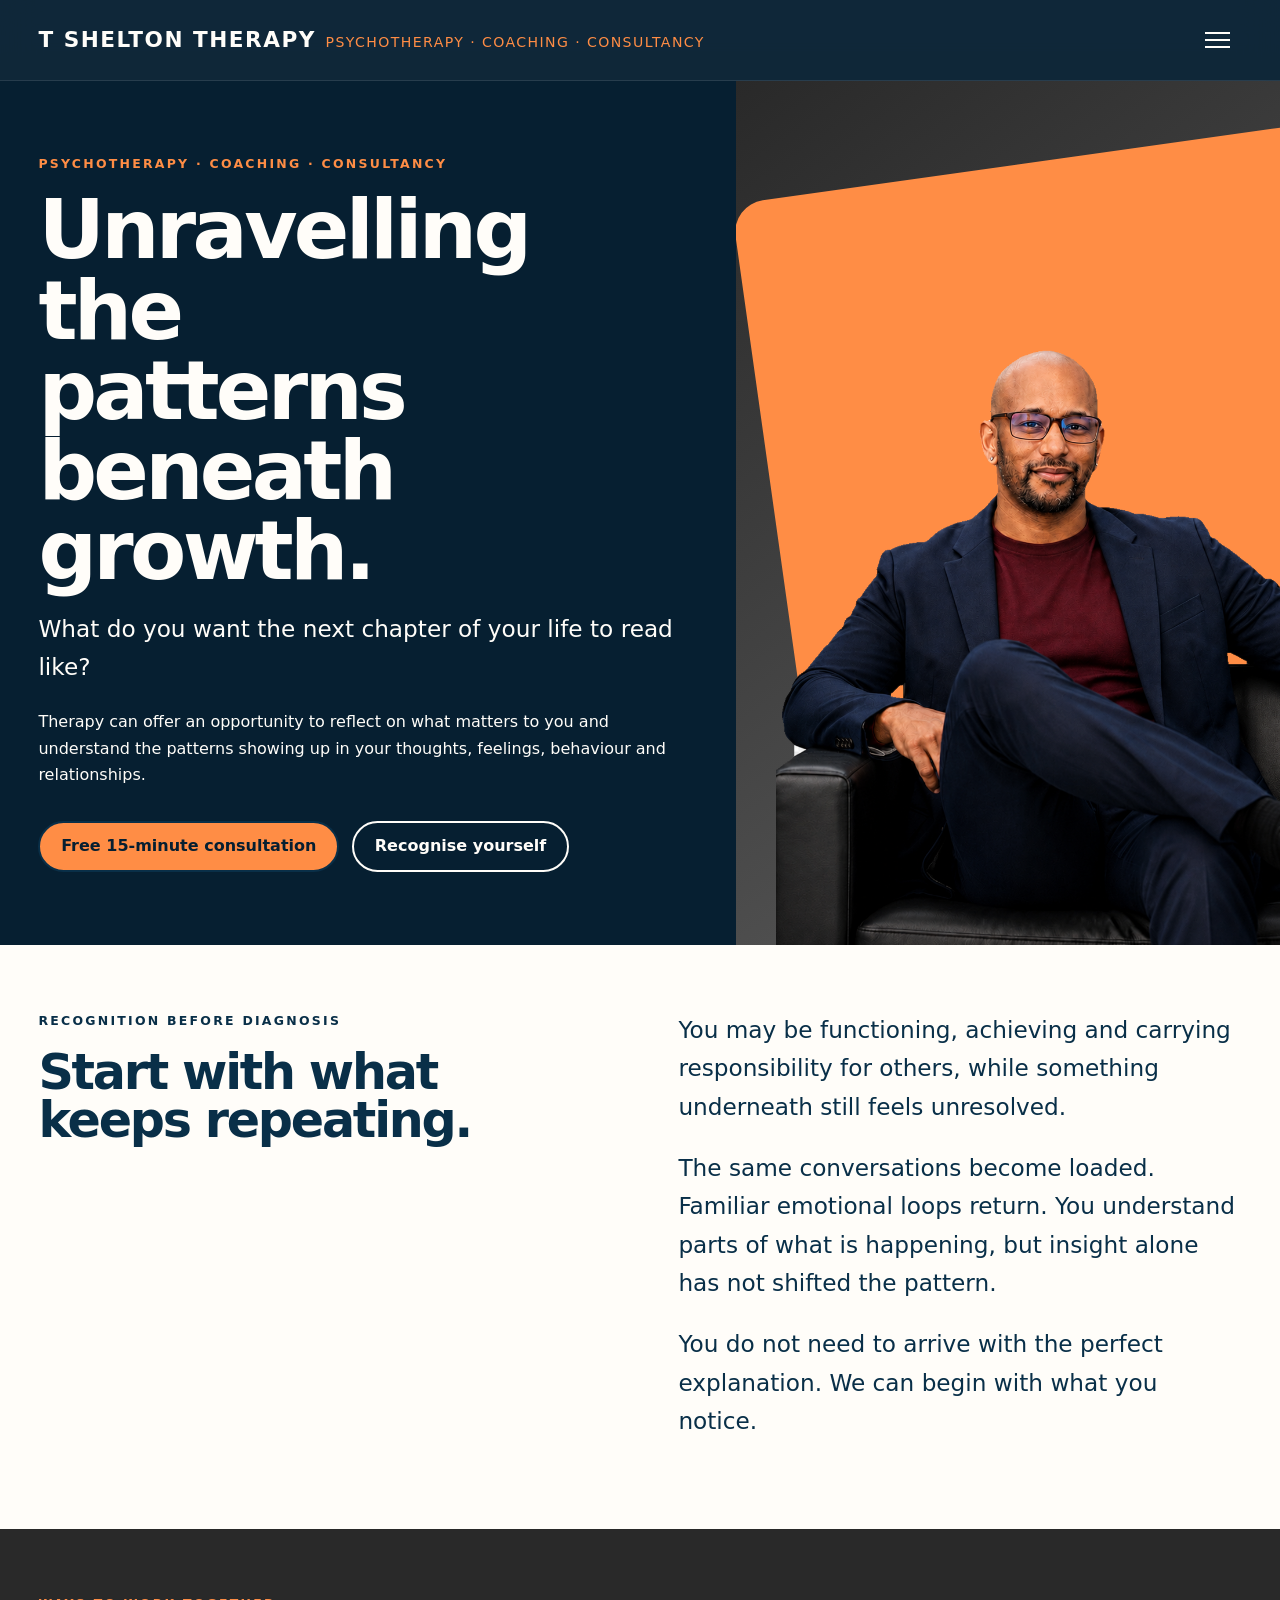
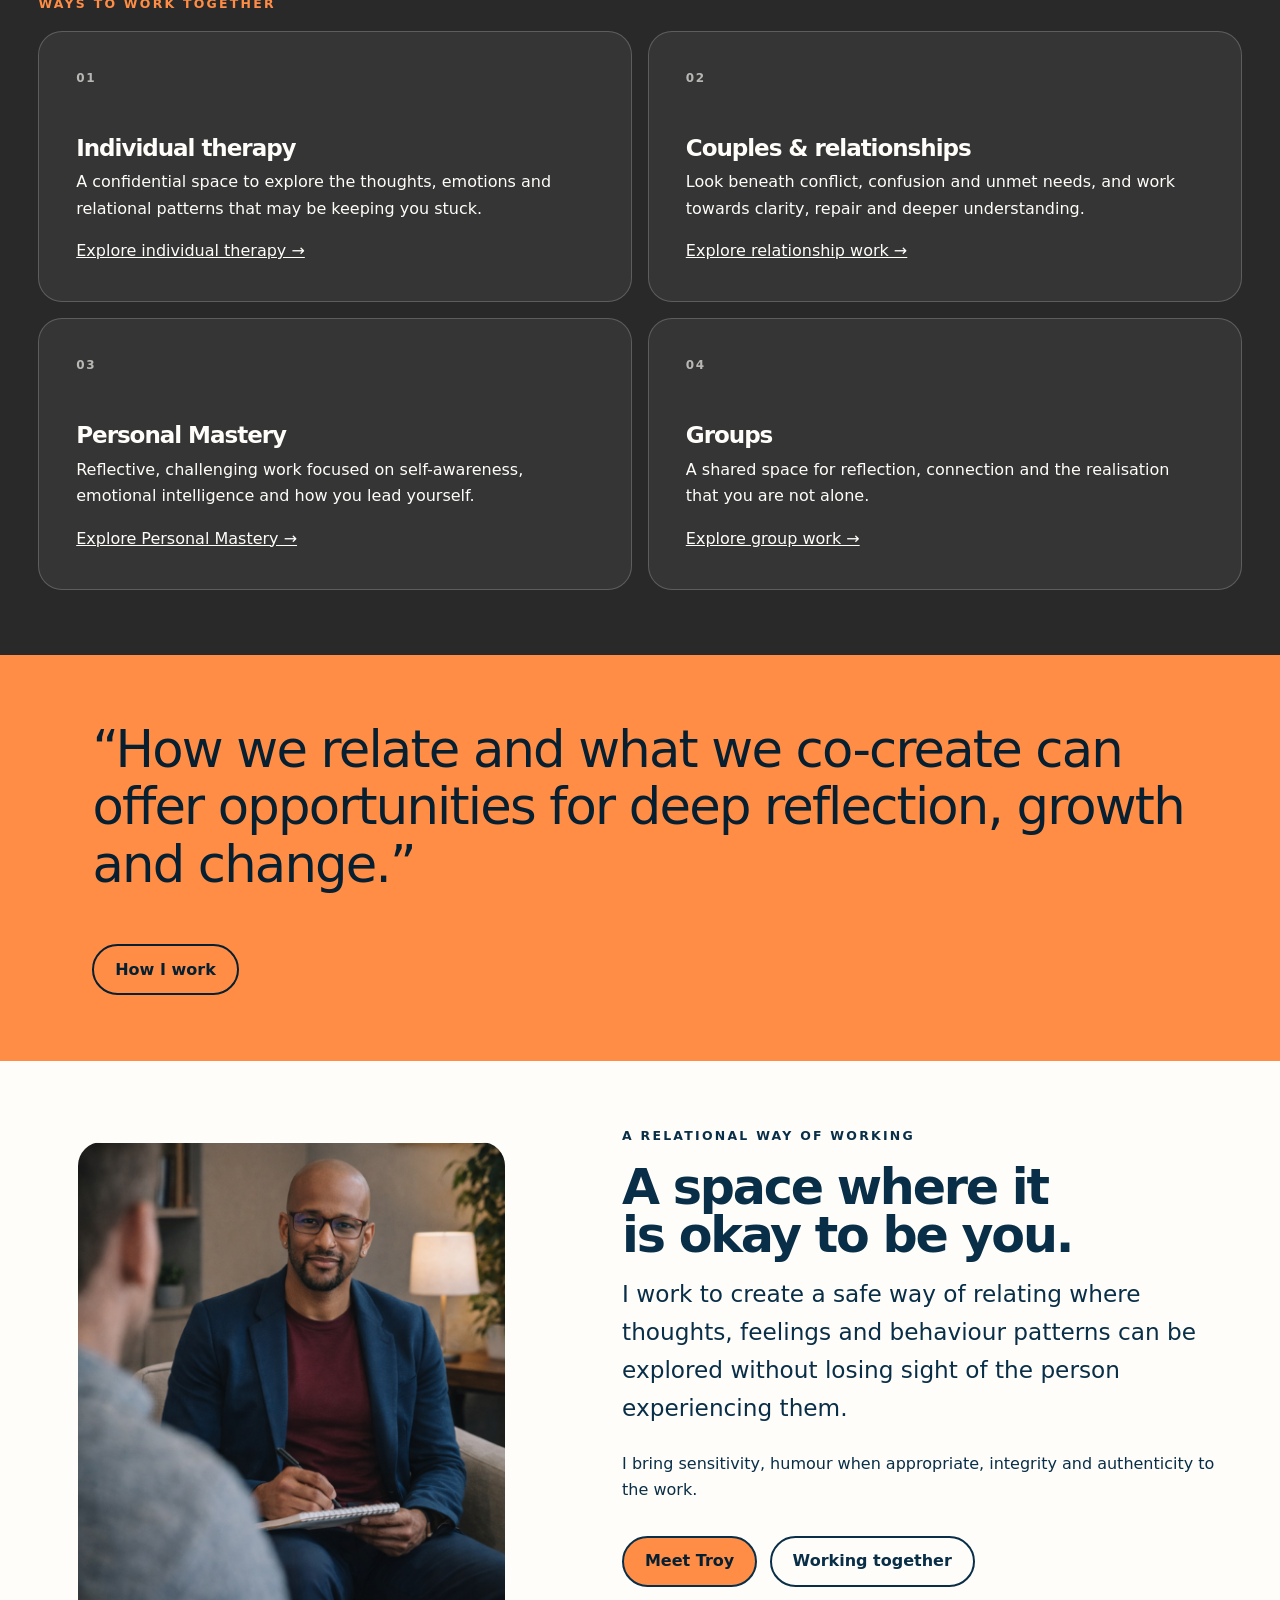
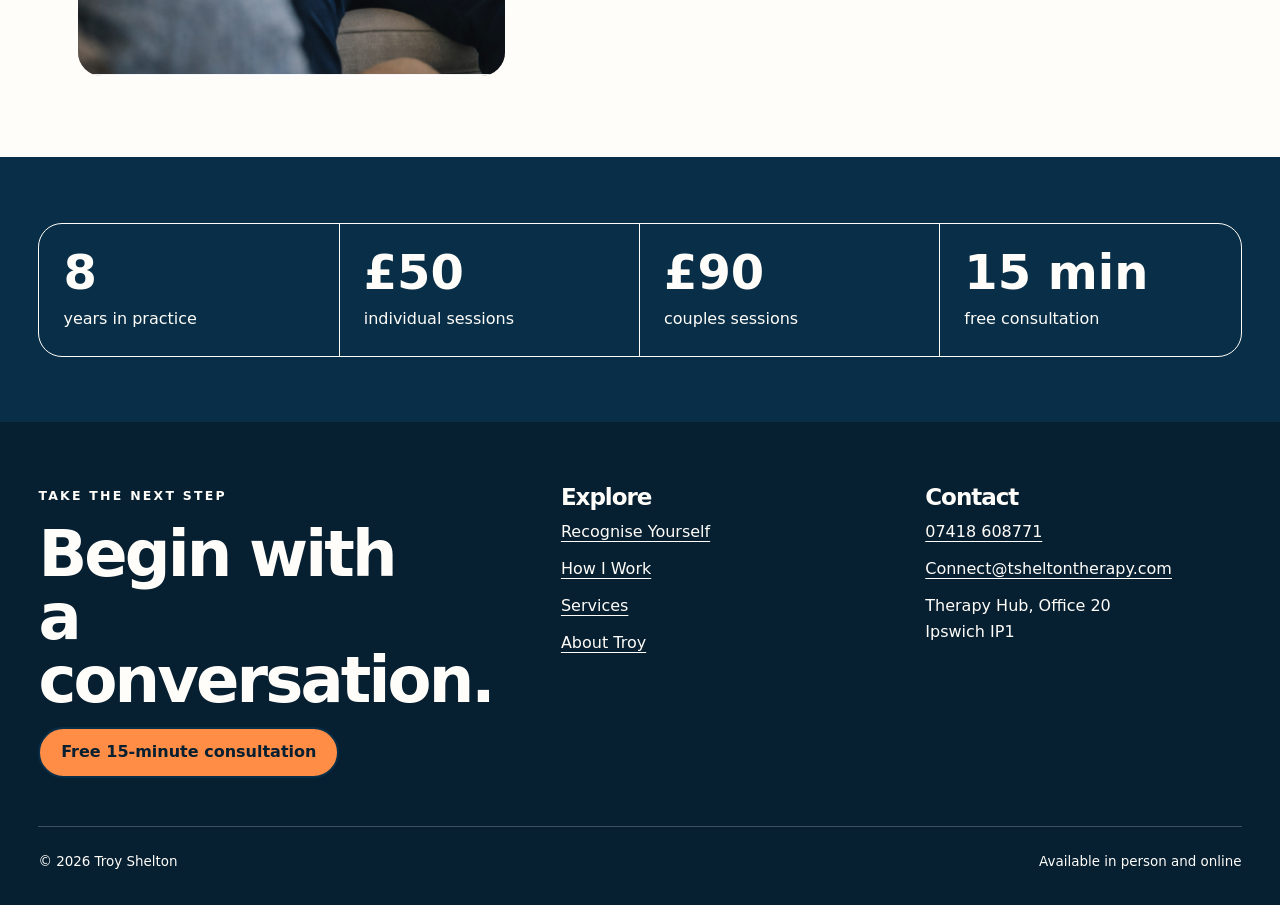
<file: index.html>
<!doctype html>
<html lang="en-GB">
<head>
  <meta charset="utf-8">
  <meta name="viewport" content="width=device-width, initial-scale=1">
  <meta name="description" content="Troy Shelton offers psychotherapy, coaching and consultancy in Ipswich and online.">
  <title>Troy Shelton | Psychotherapy, Coaching & Consultancy</title>
  <link rel="stylesheet" href="assets/styles.css?v=20260722">
  <script src="assets/site.js" defer></script>
</head>
<body data-page="home">
  <header data-site-header></header>
  <main id="main">
    <section class="hero">
      <div class="hero-grid">
        <div class="hero-copy">
          <p class="eyebrow accent">Psychotherapy · Coaching · Consultancy</p>
          <h1><span class="display-line">Unravelling</span><span class="display-line">the patterns</span><span class="display-line">beneath growth.</span></h1>
          <p class="lede">What do you want the next chapter of your life to read like?</p>
          <p>Therapy can offer an opportunity to reflect on what matters to you and understand the patterns showing up in your thoughts, feelings, behaviour and relationships.</p>
          <div class="button-row">
            <a class="button" href="contact.html">Free 15-minute consultation</a>
            <a class="button button--ghost" href="recognise-yourself.html">Recognise yourself</a>
          </div>
        </div>
        <div class="hero-media" aria-label="Troy Shelton portrait area">
          <figure class="media-slot media-slot--home-hero">
            <img src="assets/images/troy-armchair.png" alt="Troy Shelton seated in an armchair">
          </figure>
        </div>
      </div>
    </section>

    <section class="section section--white">
      <div class="shell grid-2 reveal">
        <div><p class="eyebrow">Recognition before diagnosis</p><h2>Start with what keeps repeating.</h2></div>
        <div class="lede"><p>You may be functioning, achieving and carrying responsibility for others, while something underneath still feels unresolved.</p><p>The same conversations become loaded. Familiar emotional loops return. You understand parts of what is happening, but insight alone has not shifted the pattern.</p><p>You do not need to arrive with the perfect explanation. We can begin with what you notice.</p></div>
      </div>
    </section>

    <section class="section section--charcoal">
      <div class="shell">
        <p class="eyebrow accent">Ways to work together</p>
        <div class="cards">
          <article class="card reveal"><span class="card-index">01</span><h3>Individual therapy</h3><p>A confidential space to explore the thoughts, emotions and relational patterns that may be keeping you stuck.</p><a href="services.html">Explore individual therapy →</a></article>
          <article class="card reveal"><span class="card-index">02</span><h3>Couples & relationships</h3><p>Look beneath conflict, confusion and unmet needs, and work towards clarity, repair and deeper understanding.</p><a href="services.html#couples">Explore relationship work →</a></article>
          <article class="card reveal"><span class="card-index">03</span><h3>Personal Mastery</h3><p>Reflective, challenging work focused on self-awareness, emotional intelligence and how you lead yourself.</p><a href="services.html#mastery">Explore Personal Mastery →</a></article>
          <article class="card reveal"><span class="card-index">04</span><h3>Groups</h3><p>A shared space for reflection, connection and the realisation that you are not alone.</p><a href="services.html#groups">Explore group work →</a></article>
        </div>
      </div>
    </section>

    <section class="section section--orange">
      <div class="shell quote-block reveal">
        <p>“How we relate and what we co-create can offer opportunities for deep reflection, growth and change.”</p>
        <a class="button button--ghost" href="how-i-work.html">How I work</a>
      </div>
    </section>

    <section class="section section--white">
      <div class="shell split-feature">
        <figure class="media-slot media-slot--home-session reveal">
          <img src="assets/images/troy-with-client.png" alt="Troy Shelton seated with a client">
        </figure>
        <div class="reveal">
          <p class="eyebrow">A relational way of working</p>
          <h2>A space where it is okay to be you.</h2>
          <p class="lede">I work to create a safe way of relating where thoughts, feelings and behaviour patterns can be explored without losing sight of the person experiencing them.</p>
          <p>I bring sensitivity, humour when appropriate, integrity and authenticity to the work.</p>
          <div class="button-row"><a class="button" href="about.html">Meet Troy</a><a class="button button--ghost" href="working-together.html">Working together</a></div>
        </div>
      </div>
    </section>

    <section class="section section--ink">
      <div class="shell">
        <div class="stats reveal">
          <div class="stat"><strong>8</strong><span>years in practice</span></div>
          <div class="stat"><strong>£50</strong><span>individual sessions</span></div>
          <div class="stat"><strong>£90</strong><span>couples sessions</span></div>
          <div class="stat"><strong>15 min</strong><span>free consultation</span></div>
        </div>
      </div>
    </section>
  </main>
  <div data-site-footer></div>
</body>
</html>
</file>
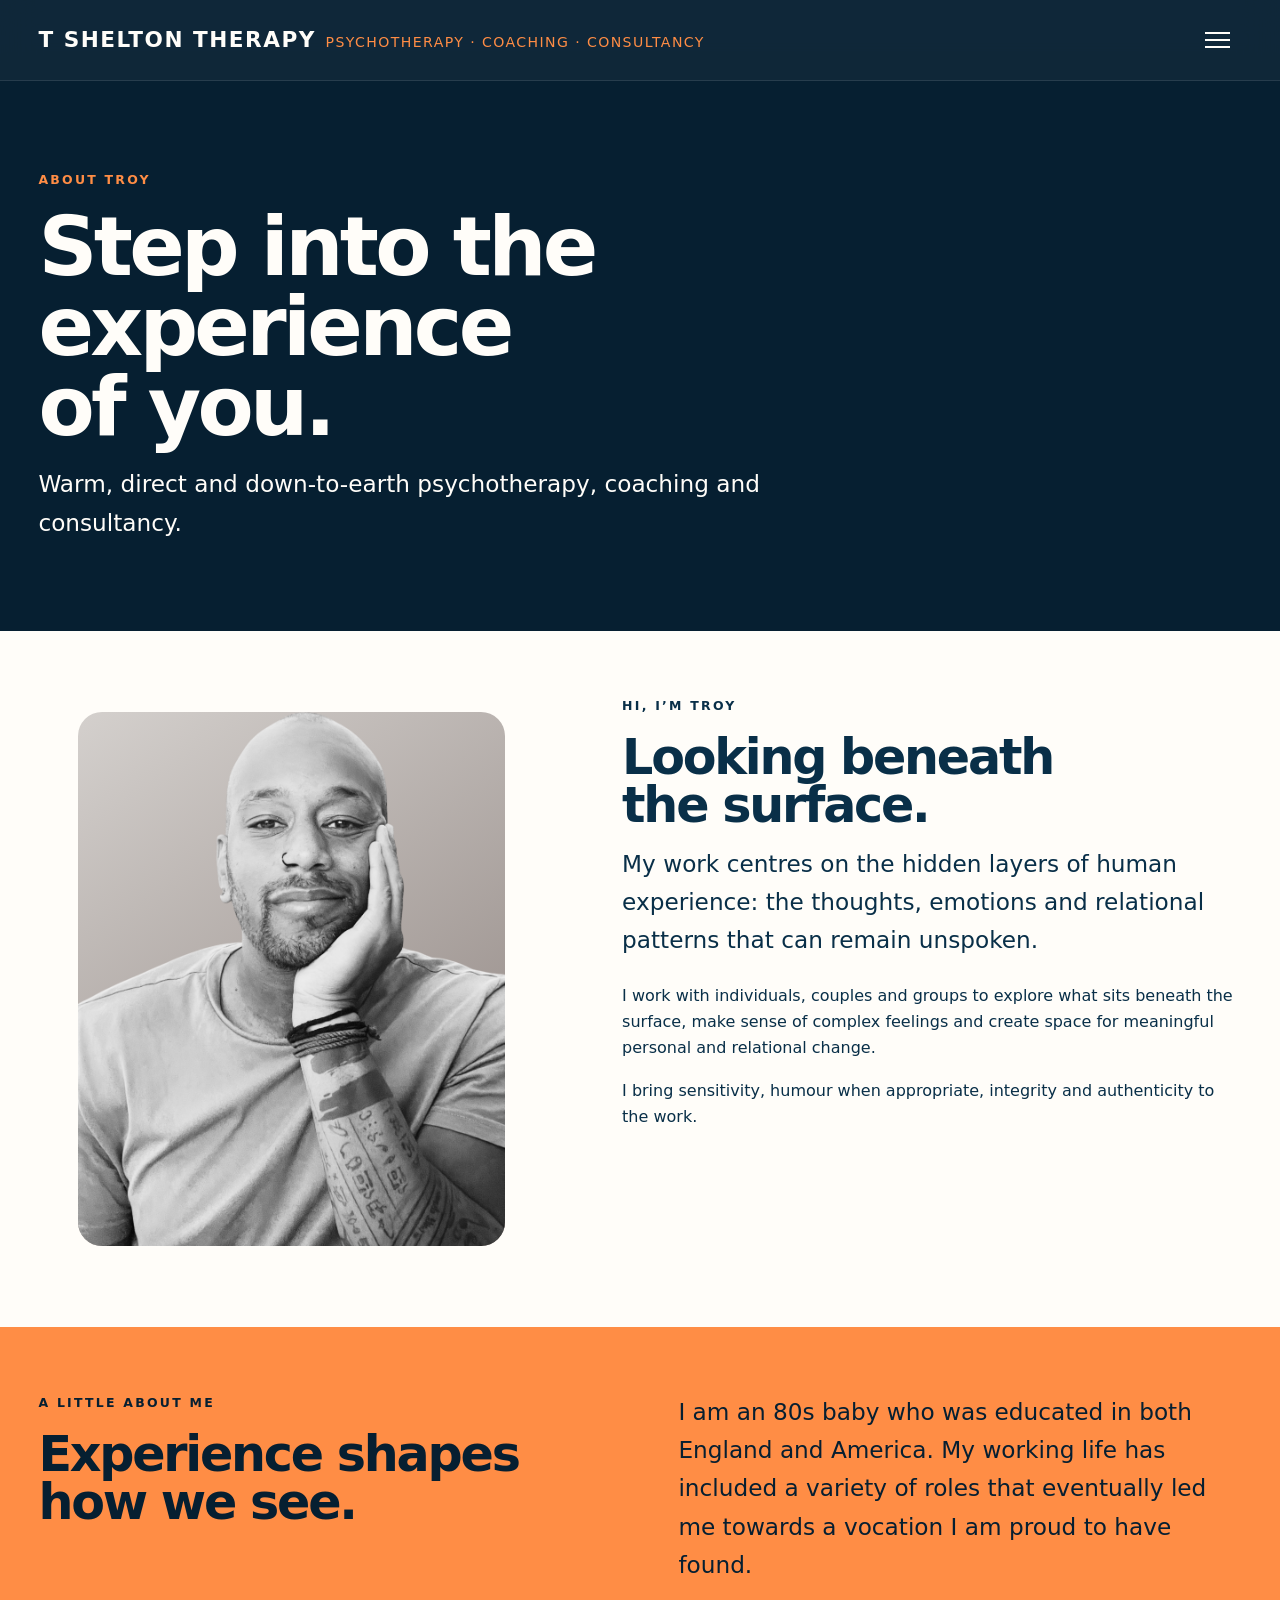
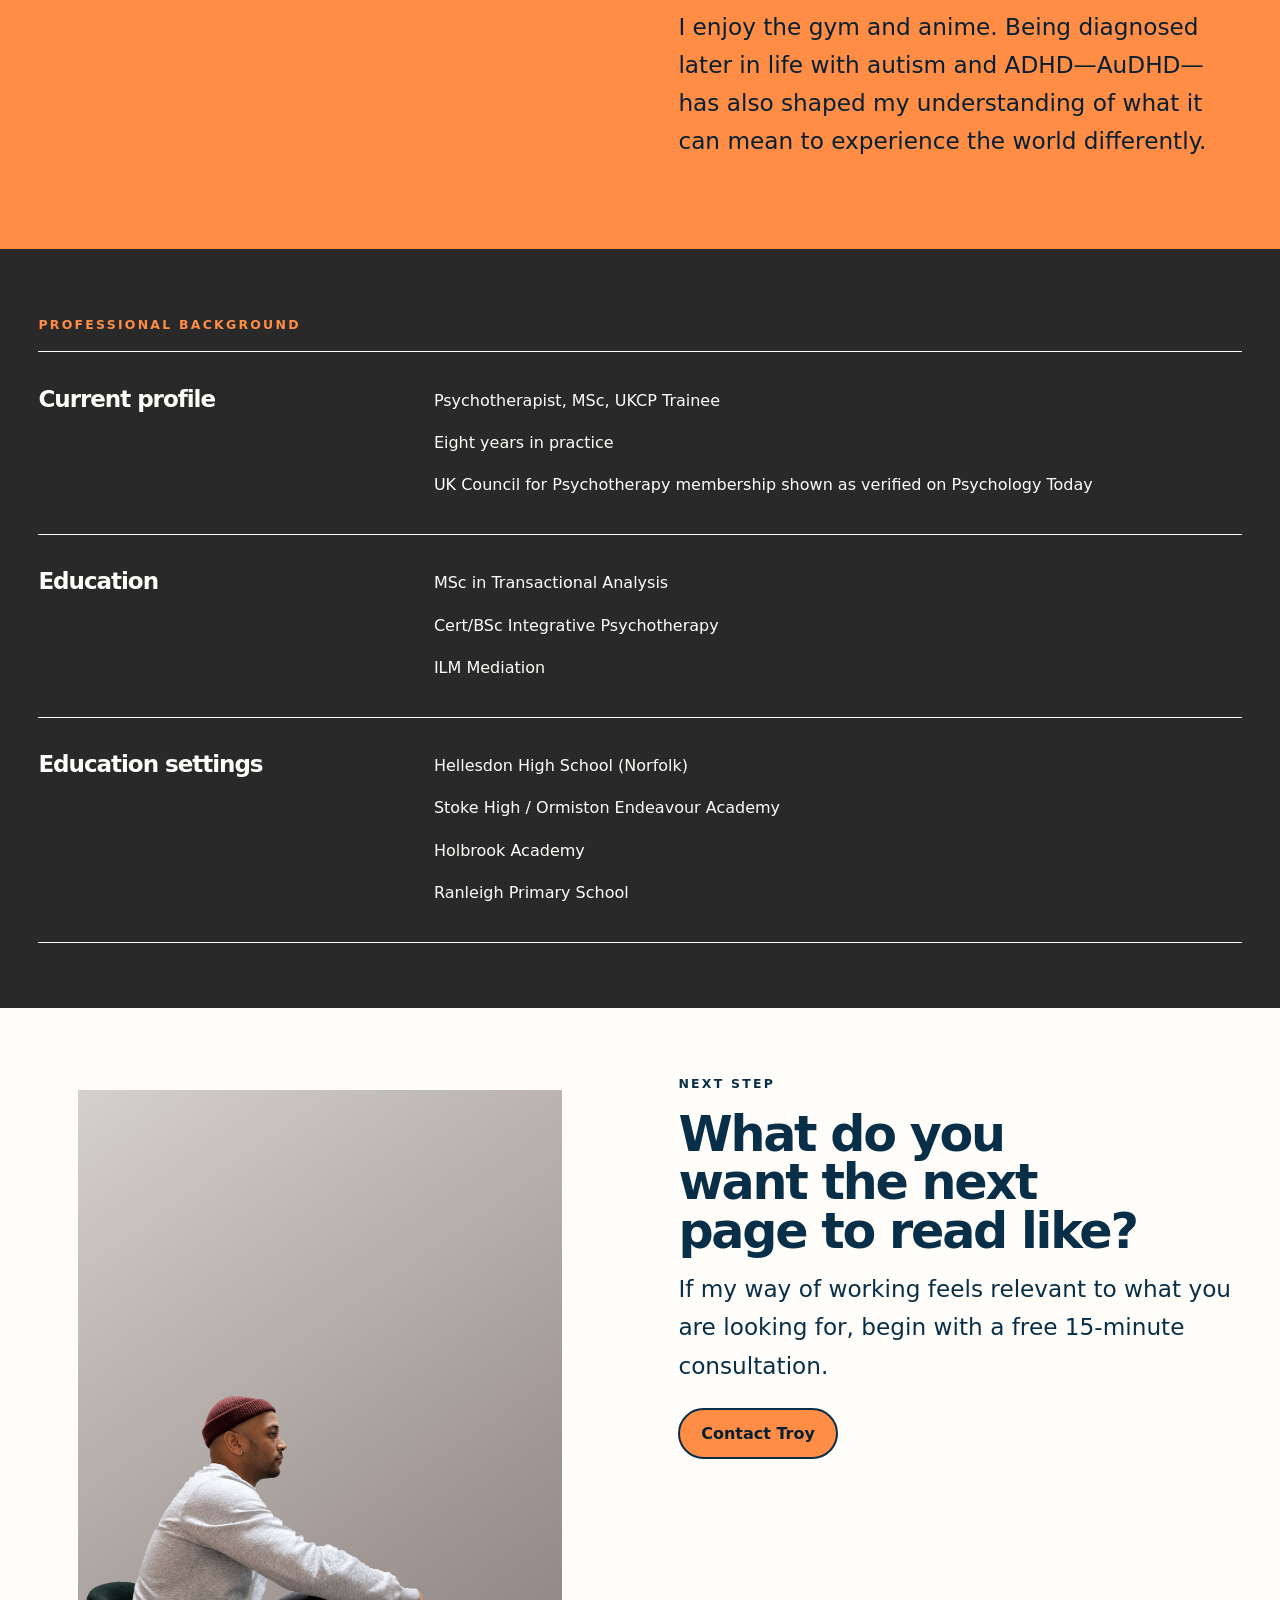
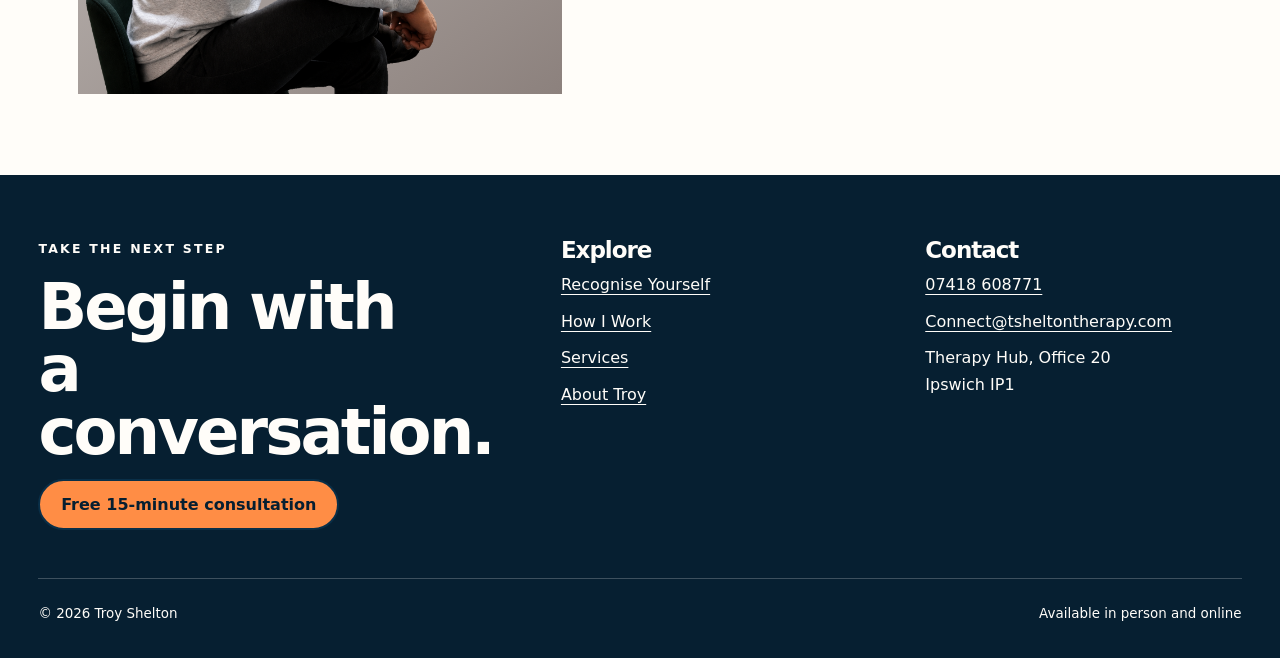
<file: about.html>
<!doctype html>
<html lang="en-GB">
<head>
  <meta charset="utf-8"><meta name="viewport" content="width=device-width, initial-scale=1">
  <meta name="description" content="Meet Troy Shelton, an Ipswich psychotherapist working with individuals, couples and groups.">
  <title>About Troy | Troy Shelton</title>
  <link rel="stylesheet" href="assets/styles.css?v=20260722"><script src="assets/site.js" defer></script>
</head>
<body data-page="about">
  <header data-site-header></header>
  <main id="main">
    <section class="page-hero"><div class="shell"><p class="eyebrow accent">About Troy</p><h1>Step into the experience of you.</h1><p class="lede">Warm, direct and down-to-earth psychotherapy, coaching and consultancy.</p></div></section>
    <section class="section section--white"><div class="shell split-feature"><figure class="media-slot media-slot--about-closeup reveal"><img src="assets/images/troy-closeup.png" alt="Close-up portrait of Troy Shelton"></figure><div class="reveal"><p class="eyebrow">Hi, I’m Troy</p><h2>Looking beneath the surface.</h2><p class="lede">My work centres on the hidden layers of human experience: the thoughts, emotions and relational patterns that can remain unspoken.</p><p>I work with individuals, couples and groups to explore what sits beneath the surface, make sense of complex feelings and create space for meaningful personal and relational change.</p><p>I bring sensitivity, humour when appropriate, integrity and authenticity to the work.</p></div></div></section>
    <section class="section section--orange"><div class="shell grid-2 reveal"><div><p class="eyebrow">A little about me</p><h2>Experience shapes how we see.</h2></div><div class="lede"><p>I am an 80s baby who was educated in both England and America. My working life has included a variety of roles that eventually led me towards a vocation I am proud to have found.</p><p>I enjoy the gym and anime. Being diagnosed later in life with autism and ADHD—AuDHD—has also shaped my understanding of what it can mean to experience the world differently.</p></div></div></section>
    <section class="section section--charcoal"><div class="shell"><p class="eyebrow accent">Professional background</p><div class="service-list">
      <div class="service-row reveal"><h3>Current profile</h3><div><p>Psychotherapist, MSc, UKCP Trainee</p><p>Eight years in practice</p><p>UK Council for Psychotherapy membership shown as verified on Psychology Today</p></div></div>
      <div class="service-row reveal"><h3>Education</h3><div><p>MSc in Transactional Analysis</p><p>Cert/BSc Integrative Psychotherapy</p><p>ILM Mediation</p></div></div>
      <div class="service-row reveal"><h3>Education settings</h3><div><p>Hellesdon High School (Norfolk)</p><p>Stoke High / Ormiston Endeavour Academy</p><p>Holbrook Academy</p><p>Ranleigh Primary School</p></div></div>
    </div></div></section>
    <section class="section section--white"><div class="shell grid-2 reveal"><figure class="media-slot media-slot--about-profile"><img src="assets/images/troy-seated-profile.png" alt="Troy Shelton seated in profile"></figure><div><p class="eyebrow">Next step</p><h2>What do you want the next page to read like?</h2><p class="lede">If my way of working feels relevant to what you are looking for, begin with a free 15-minute consultation.</p><a class="button" href="contact.html">Contact Troy</a></div></div></section>
  </main>
  <div data-site-footer></div>
</body>
</html>
</file>
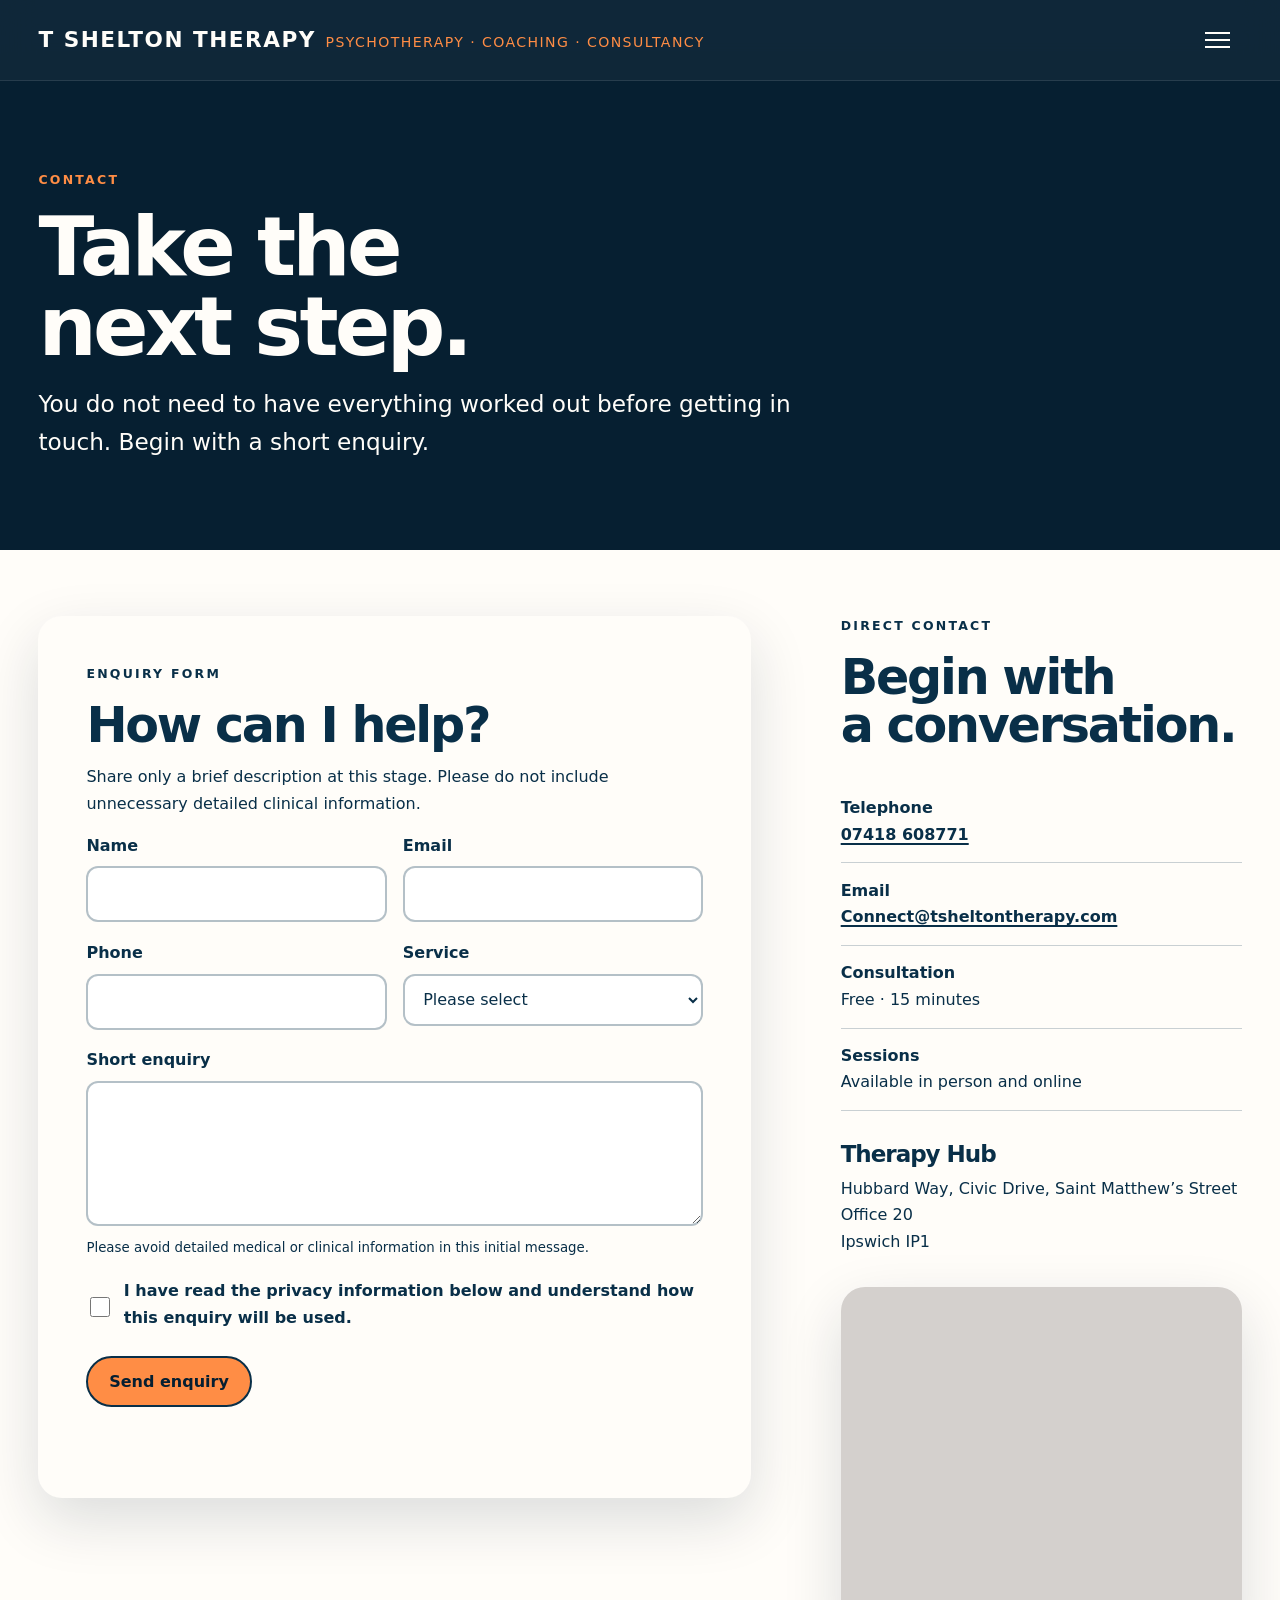
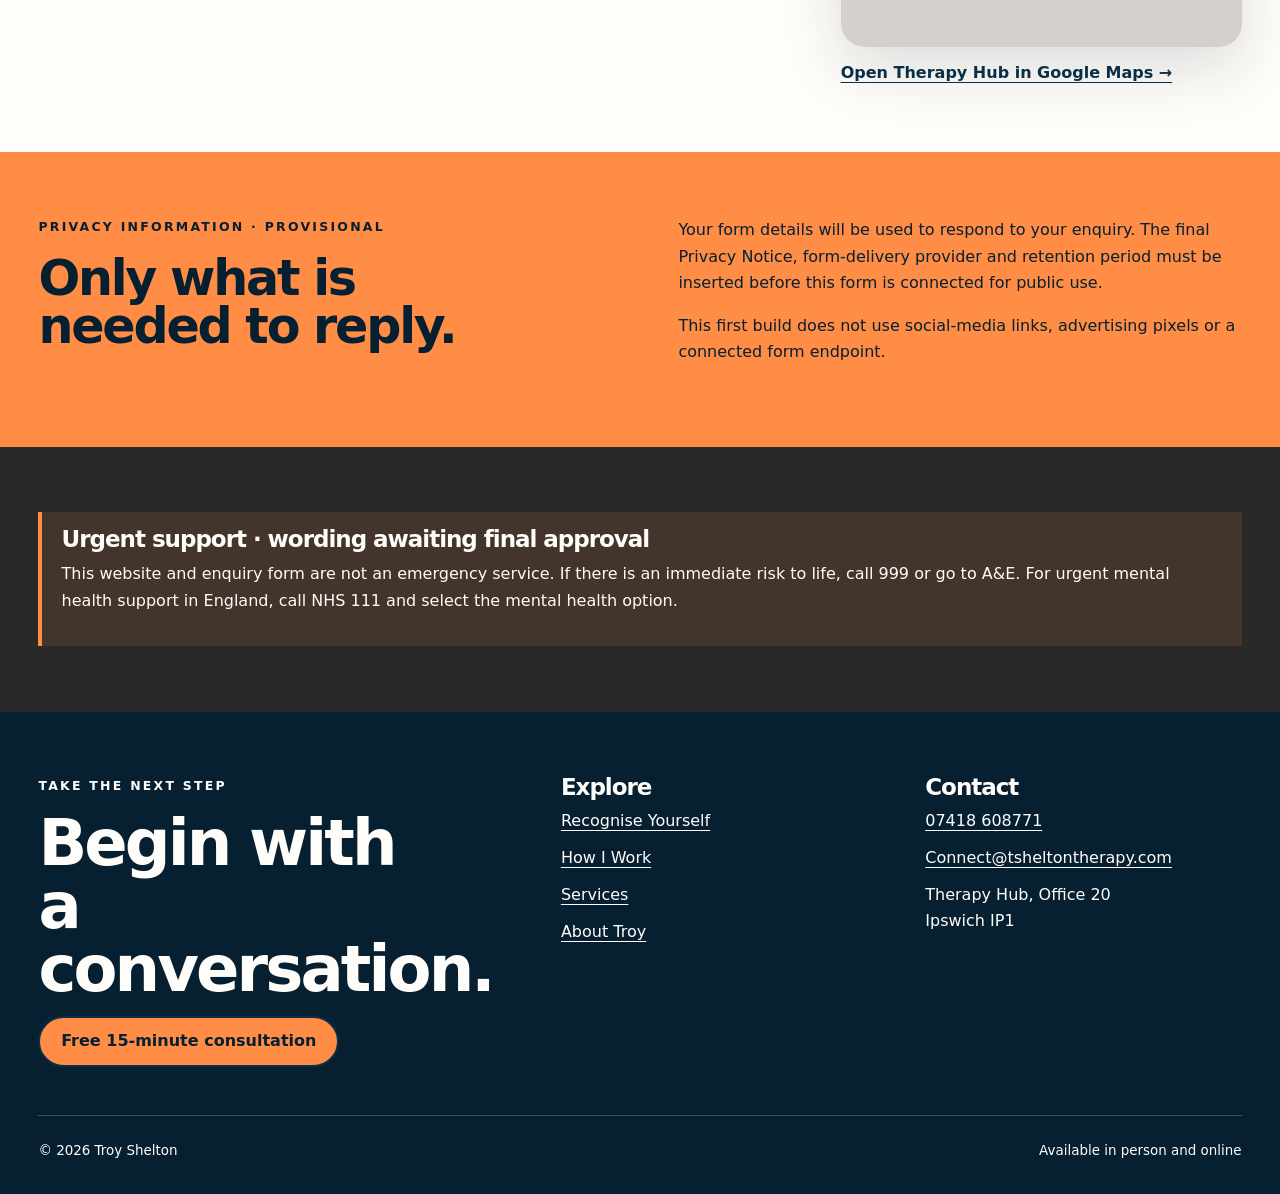
<file: contact.html>
<!doctype html>
<html lang="en-GB">
<head>
  <meta charset="utf-8"><meta name="viewport" content="width=device-width, initial-scale=1">
  <meta name="description" content="Contact Troy Shelton about psychotherapy, coaching or consultancy in Ipswich or online.">
  <title>Contact | Troy Shelton</title>
  <link rel="stylesheet" href="assets/styles.css?v=20260722"><script src="assets/site.js" defer></script>
</head>
<body data-page="contact">
  <header data-site-header></header>
  <main id="main">
    <section class="page-hero"><div class="shell"><p class="eyebrow accent">Contact</p><h1>Take the next step.</h1><p class="lede">You do not need to have everything worked out before getting in touch. Begin with a short enquiry.</p></div></section>
    <section class="section section--white"><div class="shell contact-grid">
      <div class="form-card reveal">
        <p class="eyebrow">Enquiry form</p><h2>How can I help?</h2>
        <p>Share only a brief description at this stage. Please do not include unnecessary detailed clinical information.</p>
        <form data-enquiry-form novalidate>
          <div class="honeypot" aria-hidden="true"><label for="website">Leave this field empty</label><input id="website" name="website" type="text" tabindex="-1" autocomplete="off"></div>
          <div class="field-grid">
            <div class="field"><label for="name">Name</label><input id="name" name="name" autocomplete="name" required></div>
            <div class="field"><label for="email">Email</label><input id="email" name="email" type="email" autocomplete="email" required></div>
          </div>
          <div class="field-grid">
            <div class="field"><label for="phone">Phone</label><input id="phone" name="phone" type="tel" autocomplete="tel" required></div>
            <div class="field"><label for="service">Service</label><select id="service" name="service" required><option value="">Please select</option><option>Therapy</option><option>Couples and relationship therapy</option><option>Personal Mastery</option><option>Groups</option><option>Neurodivergent support</option><option>Not sure yet</option></select></div>
          </div>
          <div class="field"><label for="message">Short enquiry</label><textarea id="message" name="message" maxlength="1500" required aria-describedby="message-help"></textarea><small id="message-help">Please avoid detailed medical or clinical information in this initial message.</small></div>
          <div class="field check-row"><input id="privacy-acknowledged" name="privacyAcknowledged" type="checkbox" value="yes" required><label for="privacy-acknowledged">I have read the privacy information below and understand how this enquiry will be used.</label></div>
          <button class="button" type="submit">Send enquiry</button>
          <p class="form-status" data-form-status role="status" aria-live="polite"></p>
        </form>
      </div>
      <aside class="reveal">
        <p class="eyebrow">Direct contact</p><h2>Begin with a conversation.</h2>
        <ul class="contact-list">
          <li><strong>Telephone</strong><br><a href="tel:+447418608771">07418 608771</a></li>
          <li><strong>Email</strong><br><a href="mailto:Connect@tsheltontherapy.com">Connect@tsheltontherapy.com</a></li>
          <li><strong>Consultation</strong><br>Free · 15 minutes</li>
          <li><strong>Sessions</strong><br>Available in person and online</li>
        </ul>
        <h3>Therapy Hub</h3><p>Hubbard Way, Civic Drive, Saint Matthew’s Street<br>Office 20<br>Ipswich IP1</p>
        <div class="map-view">
          <iframe title="Map showing Therapy Hub in Ipswich" src="https://maps.google.com/maps?hl=en&amp;q=52.0595817%2C1.1475929&amp;z=18&amp;ie=UTF8&amp;iwloc=B&amp;output=embed" loading="lazy" referrerpolicy="no-referrer-when-downgrade" allowfullscreen></iframe>
          <a href="https://www.google.com/maps/search/?api=1&amp;query=52.0595817%2C1.1475929" target="_blank" rel="noopener noreferrer">Open Therapy Hub in Google Maps →</a>
        </div>
      </aside>
    </div></section>
    <section class="section section--orange" id="privacy"><div class="shell grid-2"><div class="reveal"><p class="eyebrow">Privacy information · provisional</p><h2>Only what is needed to reply.</h2></div><div class="reveal"><p>Your form details will be used to respond to your enquiry. The final Privacy Notice, form-delivery provider and retention period must be inserted before this form is connected for public use.</p><p>This first build does not use social-media links, advertising pixels or a connected form endpoint.</p></div></div></section>
    <section class="section section--charcoal"><div class="shell"><div class="notice reveal"><h3>Urgent support · wording awaiting final approval</h3><p>This website and enquiry form are not an emergency service. If there is an immediate risk to life, call 999 or go to A&amp;E. For urgent mental health support in England, call NHS 111 and select the mental health option.</p></div></div></section>
  </main>
  <div data-site-footer></div>
</body>
</html>
</file>
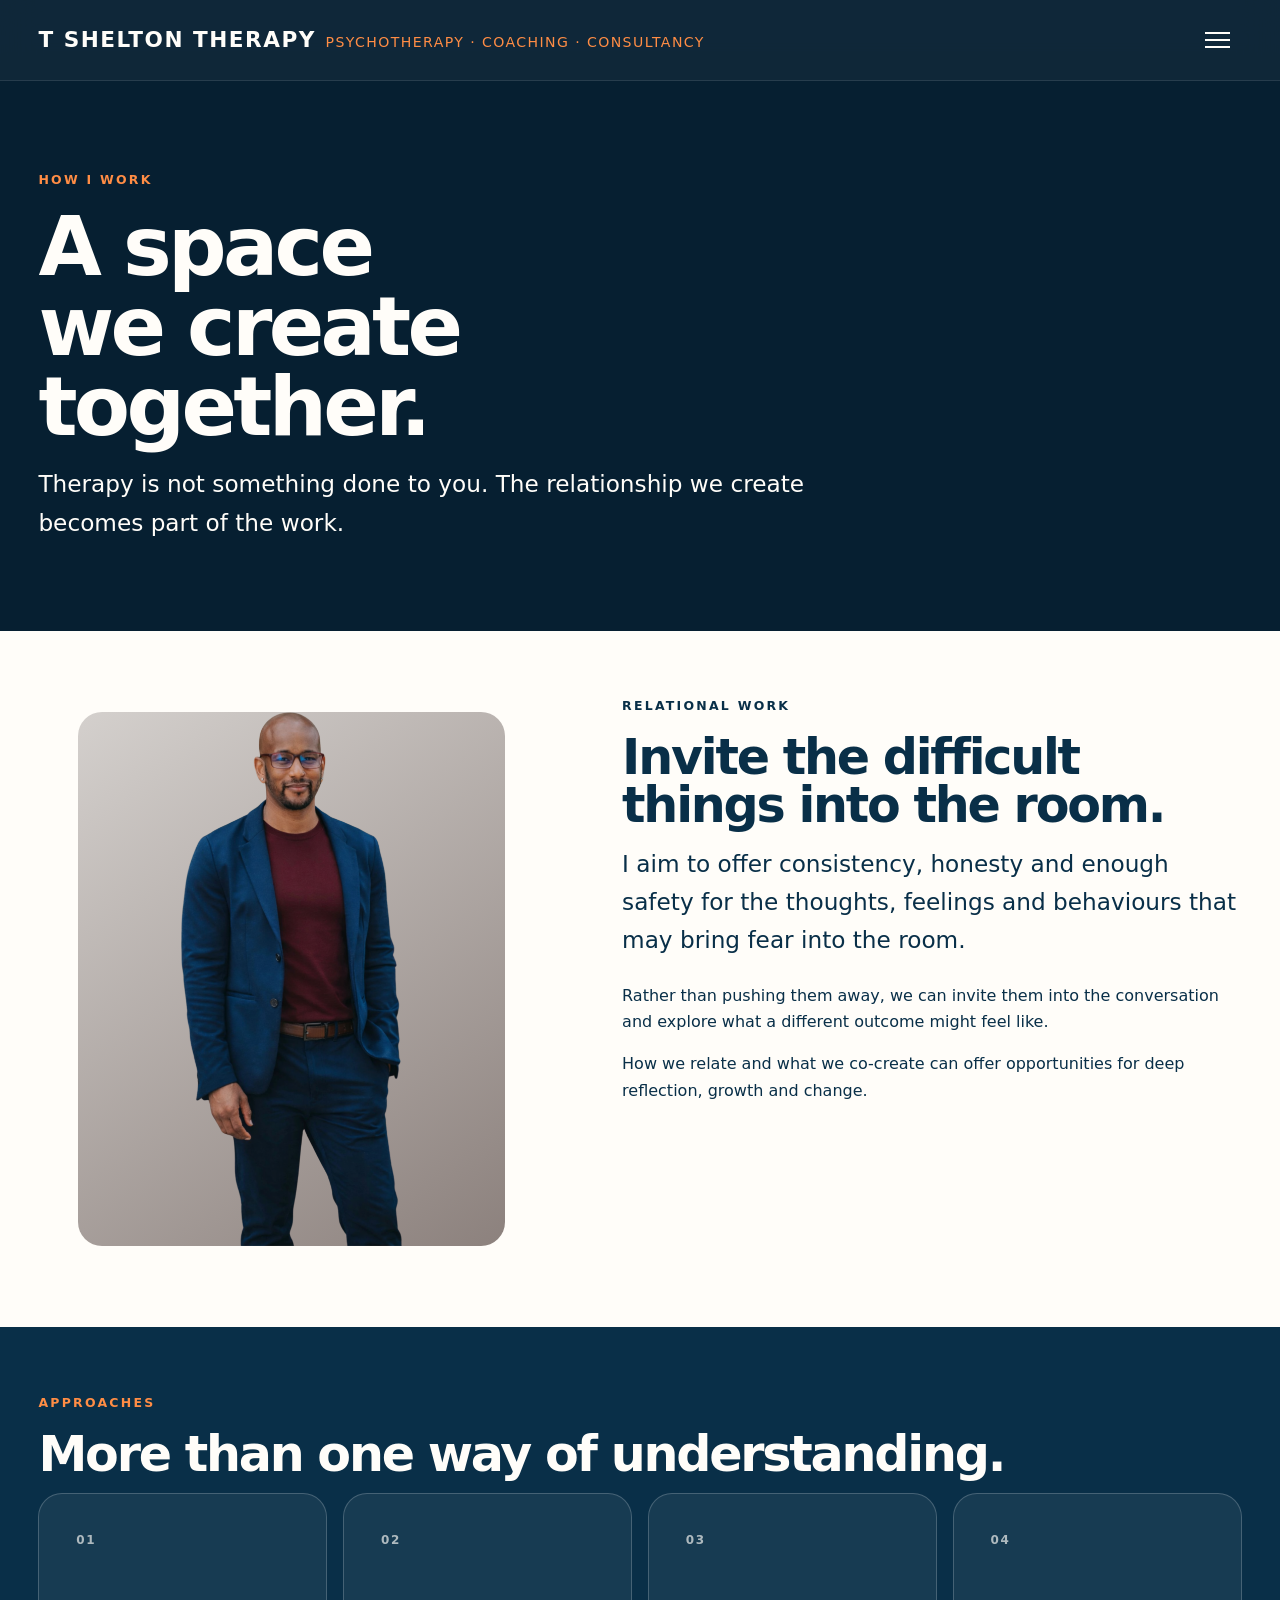
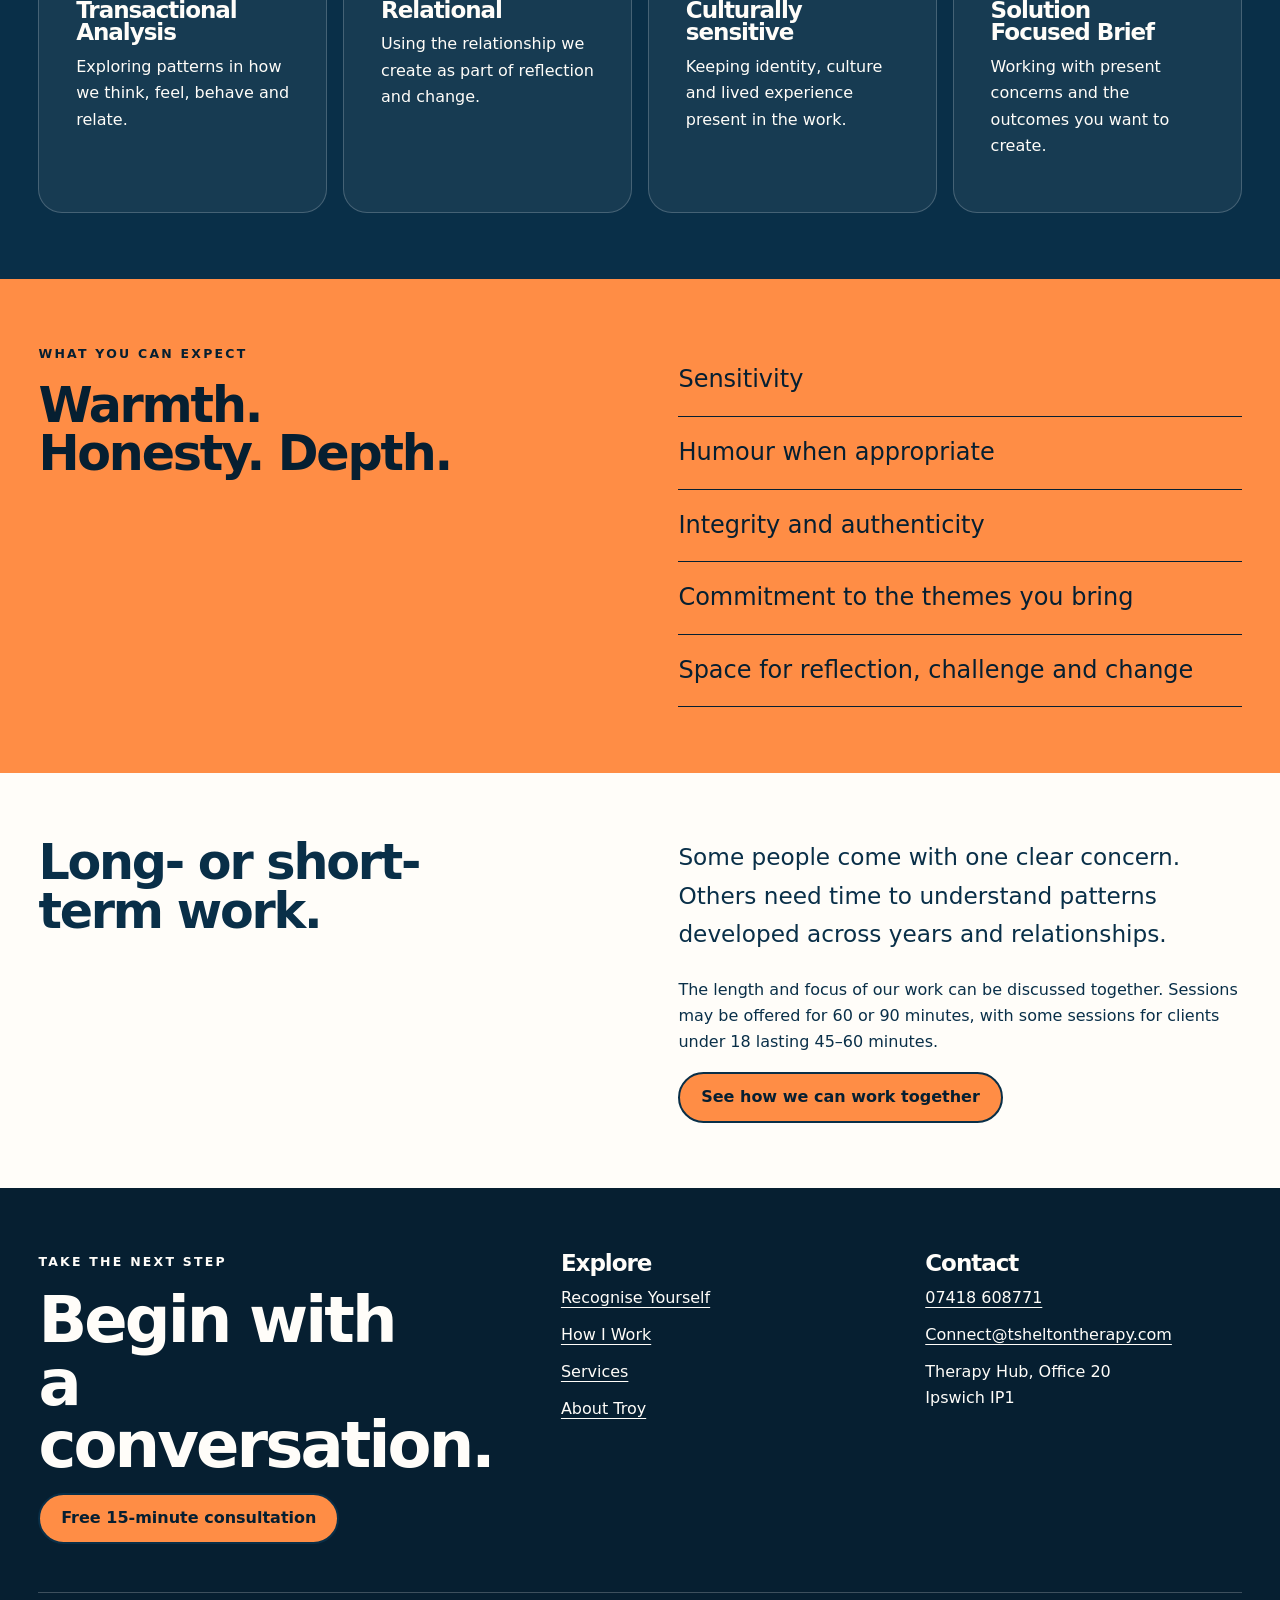
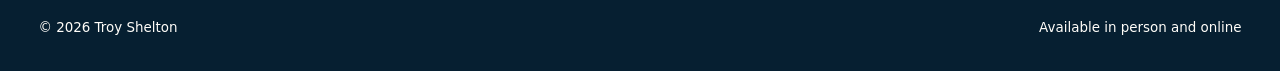
<file: how-i-work.html>
<!doctype html>
<html lang="en-GB">
<head>
  <meta charset="utf-8"><meta name="viewport" content="width=device-width, initial-scale=1">
  <meta name="description" content="Learn about Troy Shelton's relational, culturally sensitive and Transactional Analysis approach.">
  <title>How I Work | Troy Shelton</title>
  <link rel="stylesheet" href="assets/styles.css?v=20260722"><script src="assets/site.js" defer></script>
</head>
<body data-page="approach">
  <header data-site-header></header>
  <main id="main">
    <section class="page-hero"><div class="shell"><p class="eyebrow accent">How I work</p><h1>A space we create together.</h1><p class="lede">Therapy is not something done to you. The relationship we create becomes part of the work.</p></div></section>
    <section class="section section--white"><div class="shell split-feature"><figure class="media-slot media-slot--how-standing reveal"><img src="assets/images/troy-standing-suit.png" alt="Standing portrait of Troy Shelton"></figure><div class="reveal"><p class="eyebrow">Relational work</p><h2>Invite the difficult things into the room.</h2><p class="lede">I aim to offer consistency, honesty and enough safety for the thoughts, feelings and behaviours that may bring fear into the room.</p><p>Rather than pushing them away, we can invite them into the conversation and explore what a different outcome might feel like.</p><p>How we relate and what we co-create can offer opportunities for deep reflection, growth and change.</p></div></div></section>
    <section class="section section--ink"><div class="shell"><p class="eyebrow accent">Approaches</p><h2>More than one way of understanding.</h2><div class="grid-4">
      <article class="card reveal"><span class="card-index">01</span><h3>Transactional Analysis</h3><p>Exploring patterns in how we think, feel, behave and relate.</p></article>
      <article class="card reveal"><span class="card-index">02</span><h3>Relational</h3><p>Using the relationship we create as part of reflection and change.</p></article>
      <article class="card reveal"><span class="card-index">03</span><h3>Culturally sensitive</h3><p>Keeping identity, culture and lived experience present in the work.</p></article>
      <article class="card reveal"><span class="card-index">04</span><h3>Solution Focused Brief</h3><p>Working with present concerns and the outcomes you want to create.</p></article>
    </div></div></section>
    <section class="section section--orange"><div class="shell grid-2 reveal"><div><p class="eyebrow">What you can expect</p><h2>Warmth. Honesty. Depth.</h2></div><ul class="kicker-list"><li>Sensitivity</li><li>Humour when appropriate</li><li>Integrity and authenticity</li><li>Commitment to the themes you bring</li><li>Space for reflection, challenge and change</li></ul></div></section>
    <section class="section section--white"><div class="shell grid-2 reveal"><h2>Long- or short-term work.</h2><div><p class="lede">Some people come with one clear concern. Others need time to understand patterns developed across years and relationships.</p><p>The length and focus of our work can be discussed together. Sessions may be offered for 60 or 90 minutes, with some sessions for clients under 18 lasting 45–60 minutes.</p><a class="button" href="working-together.html">See how we can work together</a></div></div></section>
  </main>
  <div data-site-footer></div>
</body>
</html>
</file>
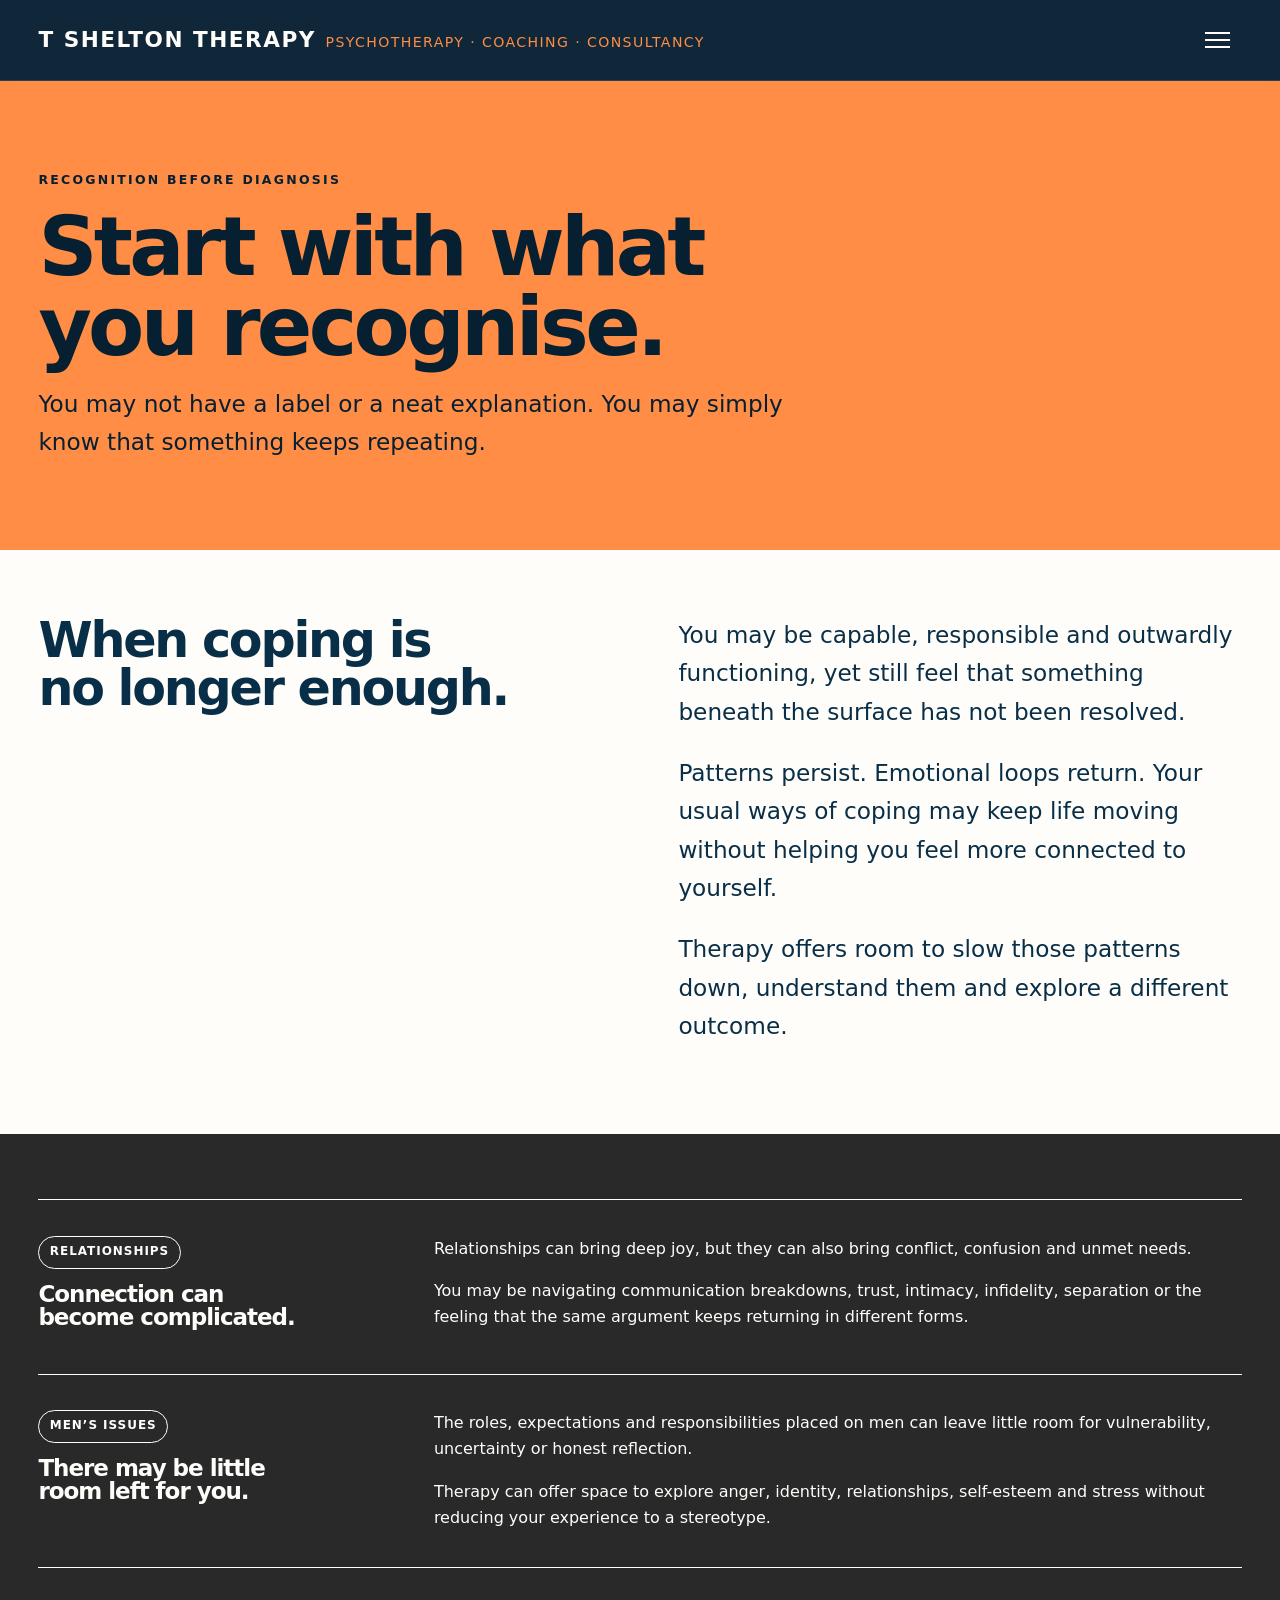
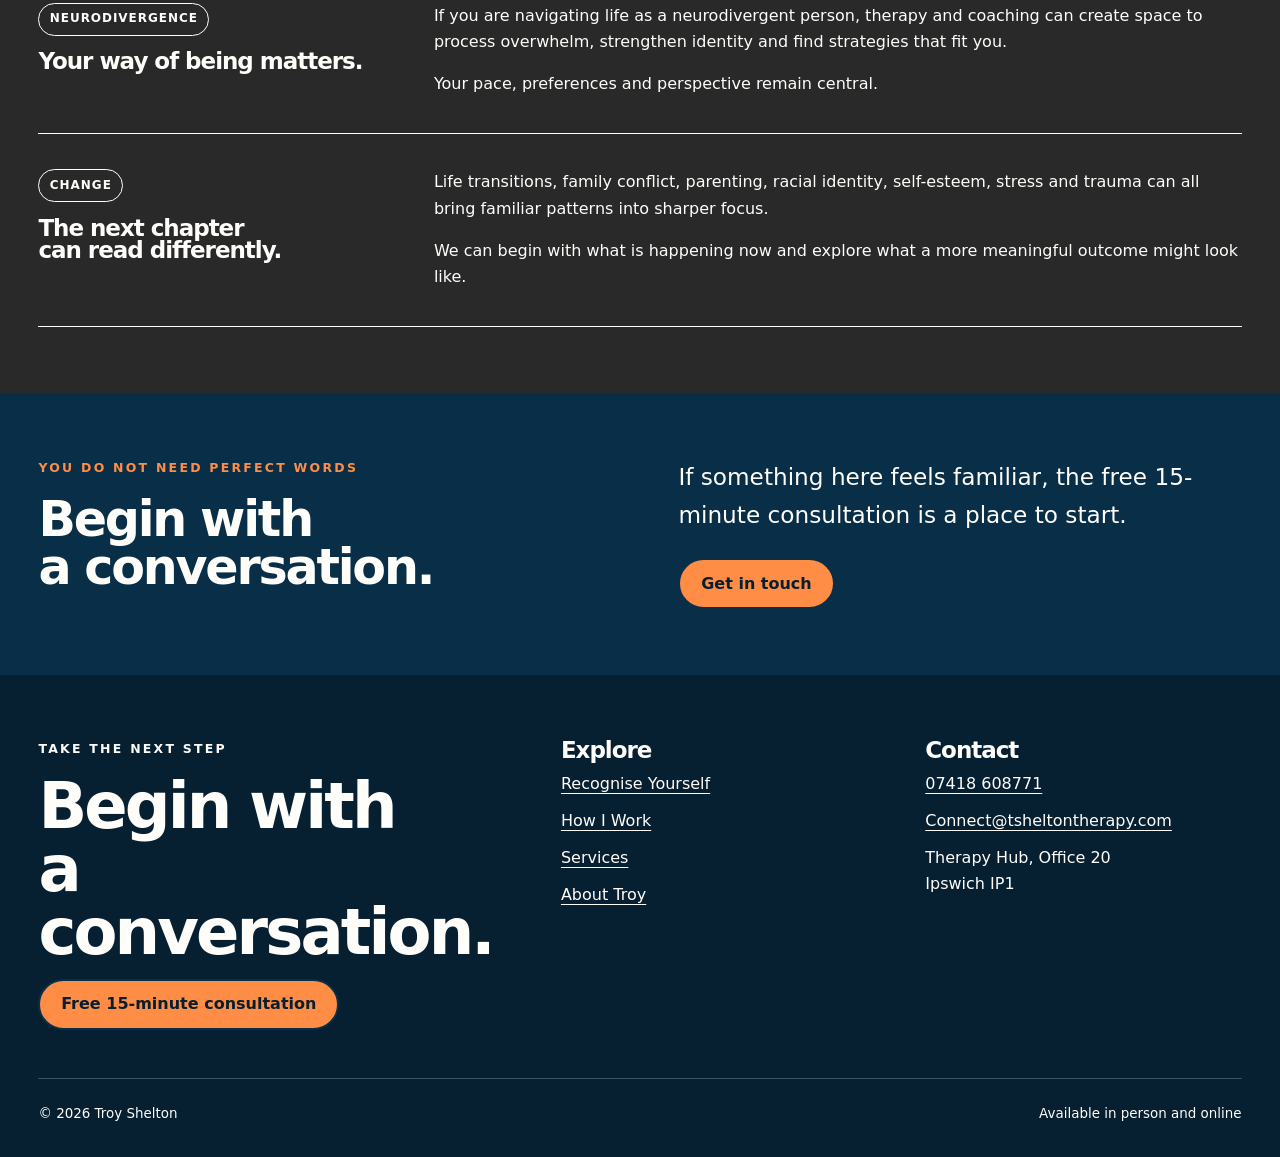
<file: recognise-yourself.html>
<!doctype html>
<html lang="en-GB">
<head>
  <meta charset="utf-8"><meta name="viewport" content="width=device-width, initial-scale=1">
  <meta name="description" content="Recognise the emotional, relational and behavioural patterns that may bring you to therapy.">
  <title>Recognise Yourself | Troy Shelton</title>
  <link rel="stylesheet" href="assets/styles.css?v=20260722"><script src="assets/site.js" defer></script>
</head>
<body data-page="recognise">
  <header data-site-header></header>
  <main id="main">
    <section class="page-hero page-hero--orange"><div class="shell"><p class="eyebrow">Recognition before diagnosis</p><h1>Start with what you recognise.</h1><p class="lede">You may not have a label or a neat explanation. You may simply know that something keeps repeating.</p></div></section>
    <section class="section section--white"><div class="shell grid-2 reveal"><h2>When coping is no longer enough.</h2><div class="lede"><p>You may be capable, responsible and outwardly functioning, yet still feel that something beneath the surface has not been resolved.</p><p>Patterns persist. Emotional loops return. Your usual ways of coping may keep life moving without helping you feel more connected to yourself.</p><p>Therapy offers room to slow those patterns down, understand them and explore a different outcome.</p></div></div></section>
    <section class="section section--charcoal"><div class="shell service-list">
      <article class="service-row reveal"><div><span class="tag">Relationships</span><h3>Connection can become complicated.</h3></div><div><p>Relationships can bring deep joy, but they can also bring conflict, confusion and unmet needs.</p><p>You may be navigating communication breakdowns, trust, intimacy, infidelity, separation or the feeling that the same argument keeps returning in different forms.</p></div></article>
      <article class="service-row reveal"><div><span class="tag">Men’s issues</span><h3>There may be little room left for you.</h3></div><div><p>The roles, expectations and responsibilities placed on men can leave little room for vulnerability, uncertainty or honest reflection.</p><p>Therapy can offer space to explore anger, identity, relationships, self-esteem and stress without reducing your experience to a stereotype.</p></div></article>
      <article class="service-row reveal"><div><span class="tag">Neurodivergence</span><h3>Your way of being matters.</h3></div><div><p>If you are navigating life as a neurodivergent person, therapy and coaching can create space to process overwhelm, strengthen identity and find strategies that fit you.</p><p>Your pace, preferences and perspective remain central.</p></div></article>
      <article class="service-row reveal"><div><span class="tag">Change</span><h3>The next chapter can read differently.</h3></div><div><p>Life transitions, family conflict, parenting, racial identity, self-esteem, stress and trauma can all bring familiar patterns into sharper focus.</p><p>We can begin with what is happening now and explore what a more meaningful outcome might look like.</p></div></article>
    </div></section>
    <section class="section section--ink"><div class="shell grid-2 reveal"><div><p class="eyebrow accent">You do not need perfect words</p><h2>Begin with a conversation.</h2></div><div><p class="lede">If something here feels familiar, the free 15-minute consultation is a place to start.</p><a class="button" href="contact.html">Get in touch</a></div></div></section>
  </main>
  <div data-site-footer></div>
</body>
</html>
</file>
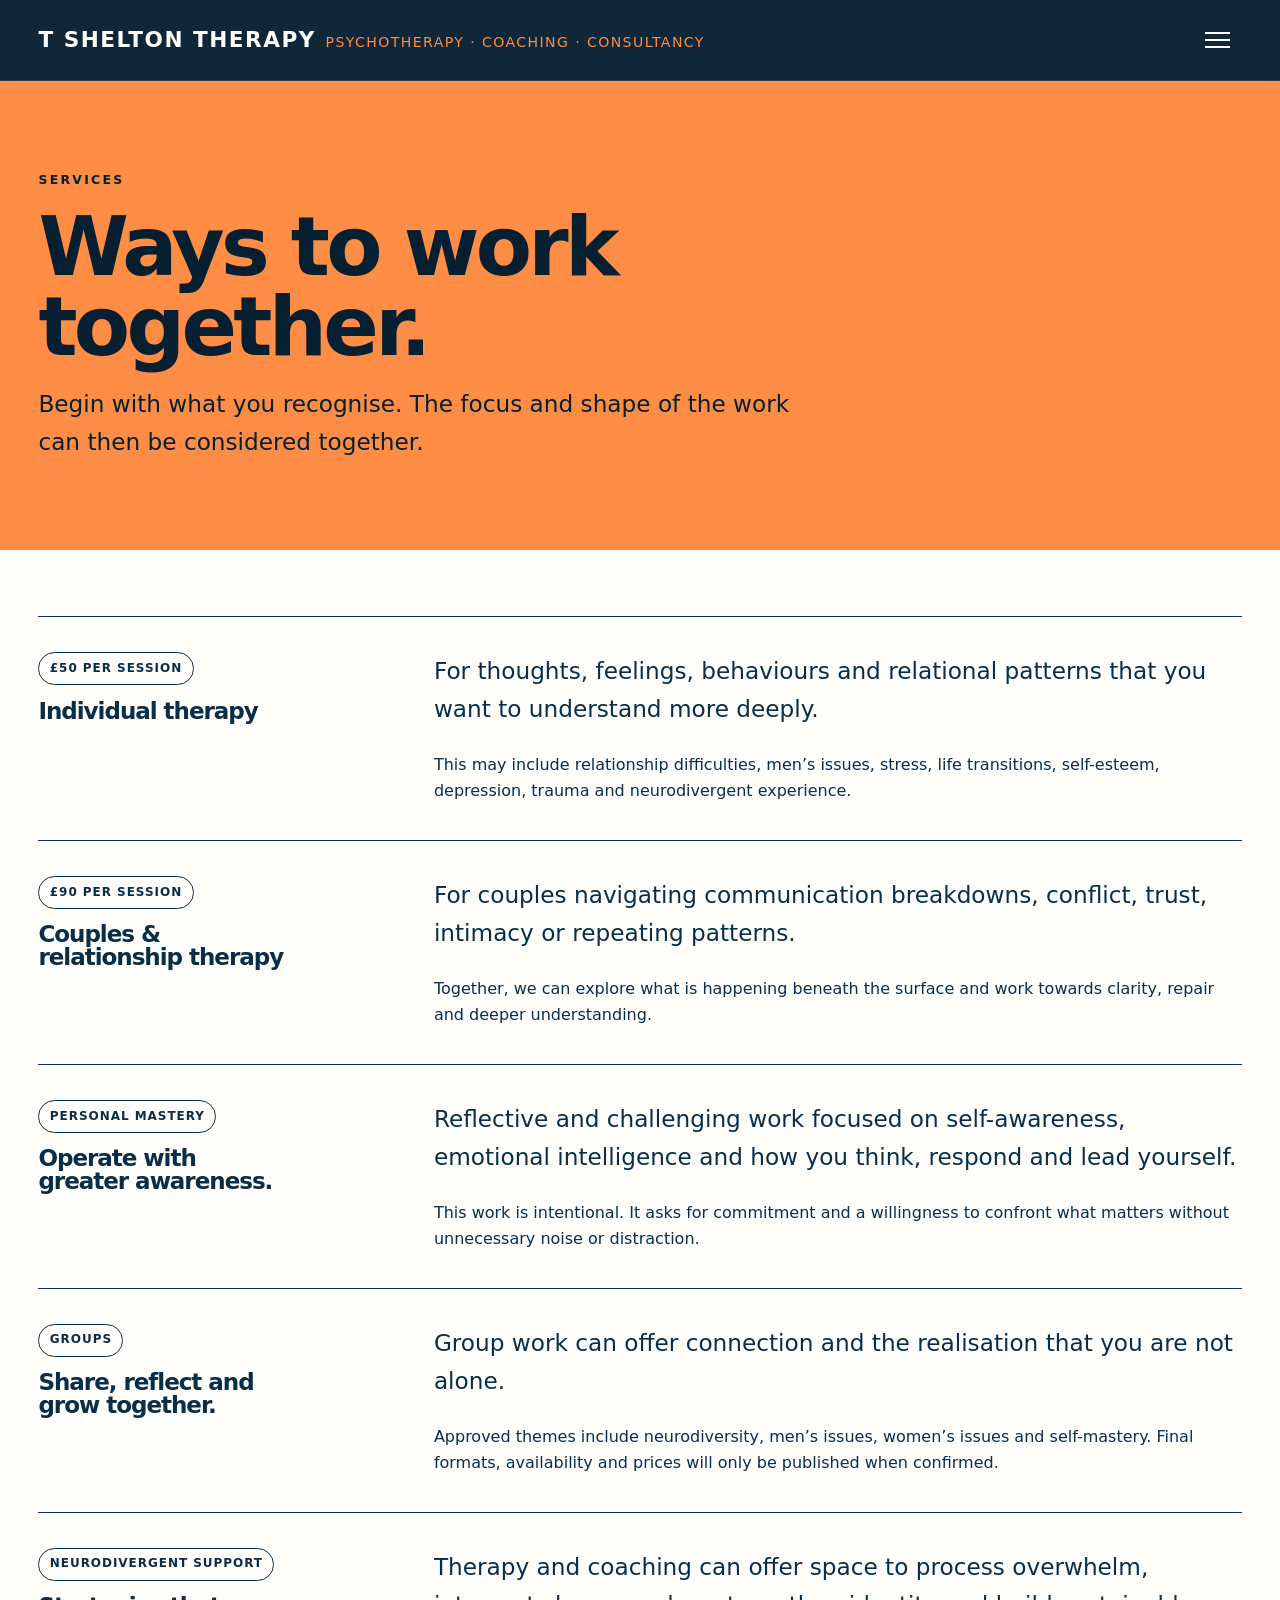
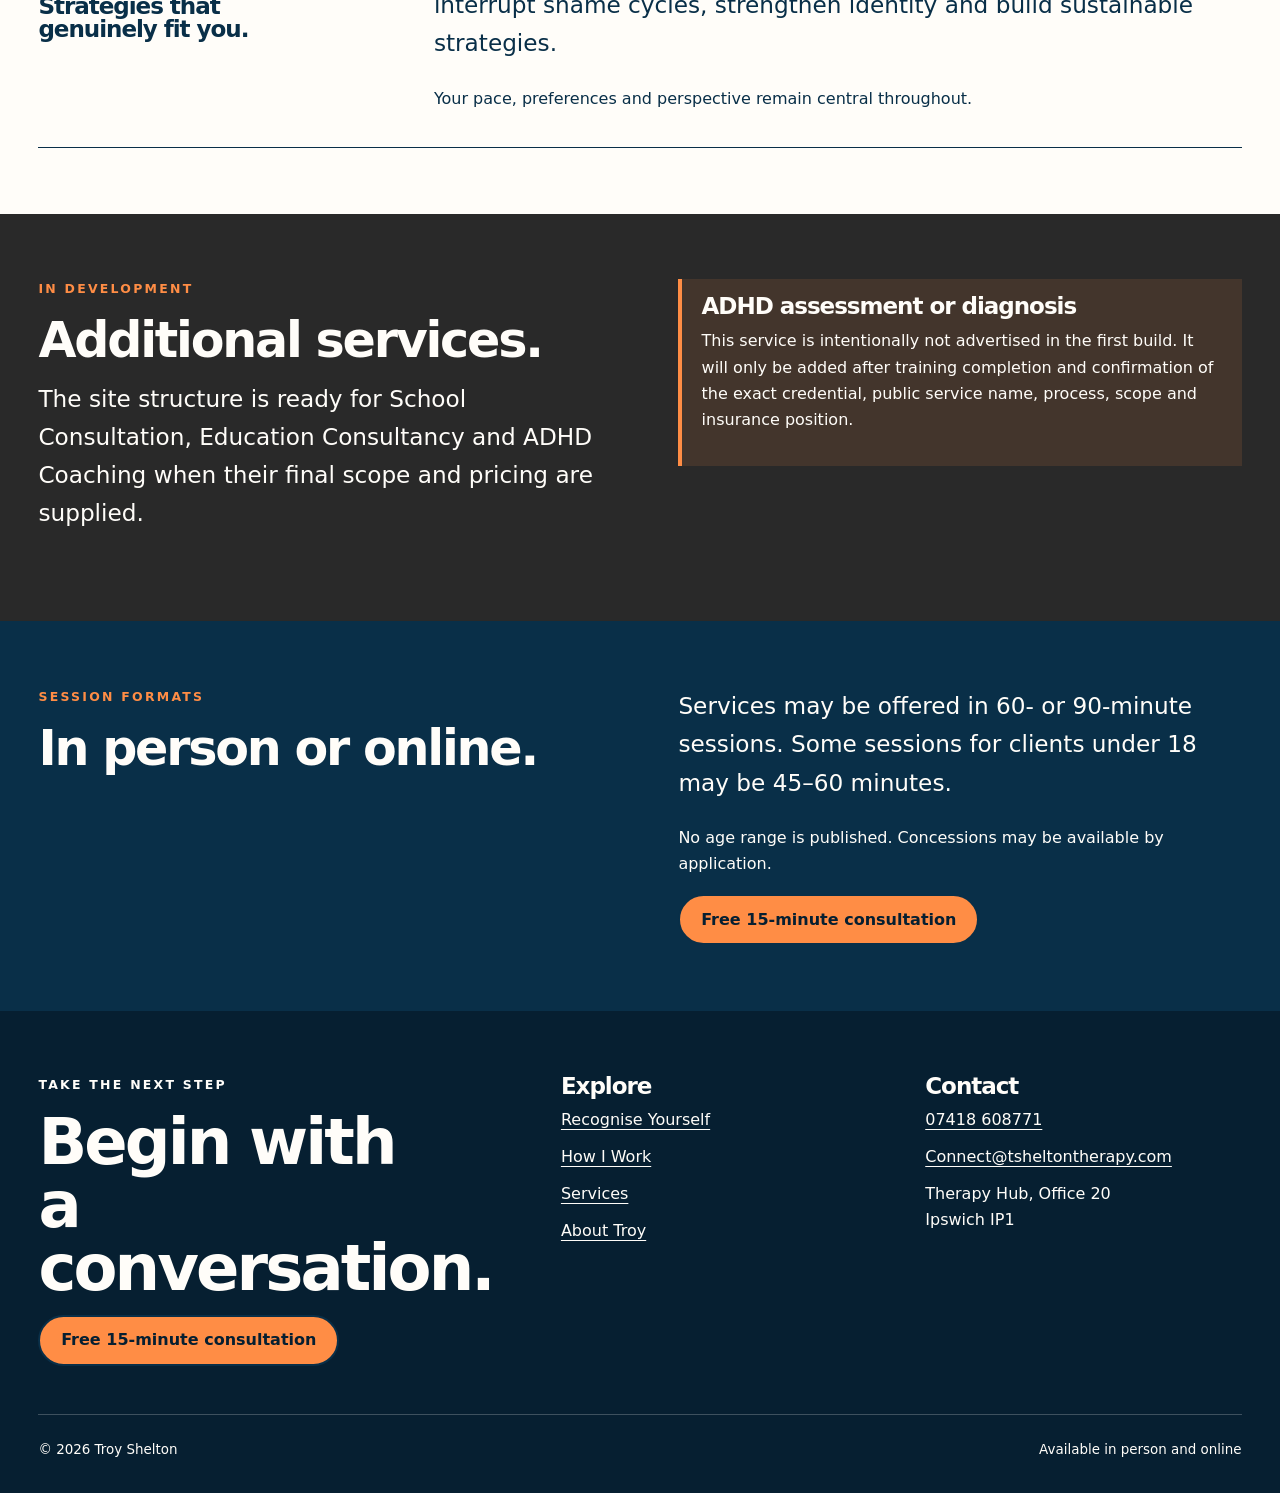
<file: services.html>
<!doctype html>
<html lang="en-GB">
<head>
  <meta charset="utf-8"><meta name="viewport" content="width=device-width, initial-scale=1">
  <meta name="description" content="Explore psychotherapy, couples work, Personal Mastery, group work and neurodivergent support with Troy Shelton.">
  <title>Services | Troy Shelton</title>
  <link rel="stylesheet" href="assets/styles.css?v=20260722"><script src="assets/site.js" defer></script>
</head>
<body data-page="services">
  <header data-site-header></header>
  <main id="main">
    <section class="page-hero page-hero--orange"><div class="shell"><p class="eyebrow">Services</p><h1>Ways to work together.</h1><p class="lede">Begin with what you recognise. The focus and shape of the work can then be considered together.</p></div></section>
    <section class="section section--white"><div class="shell service-list">
      <article class="service-row reveal" id="individual"><div><span class="tag">£50 per session</span><h3>Individual therapy</h3></div><div><p class="lede">For thoughts, feelings, behaviours and relational patterns that you want to understand more deeply.</p><p>This may include relationship difficulties, men’s issues, stress, life transitions, self-esteem, depression, trauma and neurodivergent experience.</p></div></article>
      <article class="service-row reveal" id="couples"><div><span class="tag">£90 per session</span><h3>Couples & relationship therapy</h3></div><div><p class="lede">For couples navigating communication breakdowns, conflict, trust, intimacy or repeating patterns.</p><p>Together, we can explore what is happening beneath the surface and work towards clarity, repair and deeper understanding.</p></div></article>
      <article class="service-row reveal" id="mastery"><div><span class="tag">Personal Mastery</span><h3>Operate with greater awareness.</h3></div><div><p class="lede">Reflective and challenging work focused on self-awareness, emotional intelligence and how you think, respond and lead yourself.</p><p>This work is intentional. It asks for commitment and a willingness to confront what matters without unnecessary noise or distraction.</p></div></article>
      <article class="service-row reveal" id="groups"><div><span class="tag">Groups</span><h3>Share, reflect and grow together.</h3></div><div><p class="lede">Group work can offer connection and the realisation that you are not alone.</p><p>Approved themes include neurodiversity, men’s issues, women’s issues and self-mastery. Final formats, availability and prices will only be published when confirmed.</p></div></article>
      <article class="service-row reveal" id="neurodivergent"><div><span class="tag">Neurodivergent support</span><h3>Strategies that genuinely fit you.</h3></div><div><p class="lede">Therapy and coaching can offer space to process overwhelm, interrupt shame cycles, strengthen identity and build sustainable strategies.</p><p>Your pace, preferences and perspective remain central throughout.</p></div></article>
    </div></section>
    <section class="section section--charcoal"><div class="shell grid-2"><div class="reveal"><p class="eyebrow accent">In development</p><h2>Additional services.</h2><p class="lede">The site structure is ready for School Consultation, Education Consultancy and ADHD Coaching when their final scope and pricing are supplied.</p></div><div class="notice reveal"><h3>ADHD assessment or diagnosis</h3><p>This service is intentionally not advertised in the first build. It will only be added after training completion and confirmation of the exact credential, public service name, process, scope and insurance position.</p></div></div></section>
    <section class="section section--ink"><div class="shell grid-2 reveal"><div><p class="eyebrow accent">Session formats</p><h2>In person or online.</h2></div><div><p class="lede">Services may be offered in 60- or 90-minute sessions. Some sessions for clients under 18 may be 45–60 minutes.</p><p>No age range is published. Concessions may be available by application.</p><a class="button" href="contact.html">Free 15-minute consultation</a></div></div></section>
  </main>
  <div data-site-footer></div>
</body>
</html>
</file>
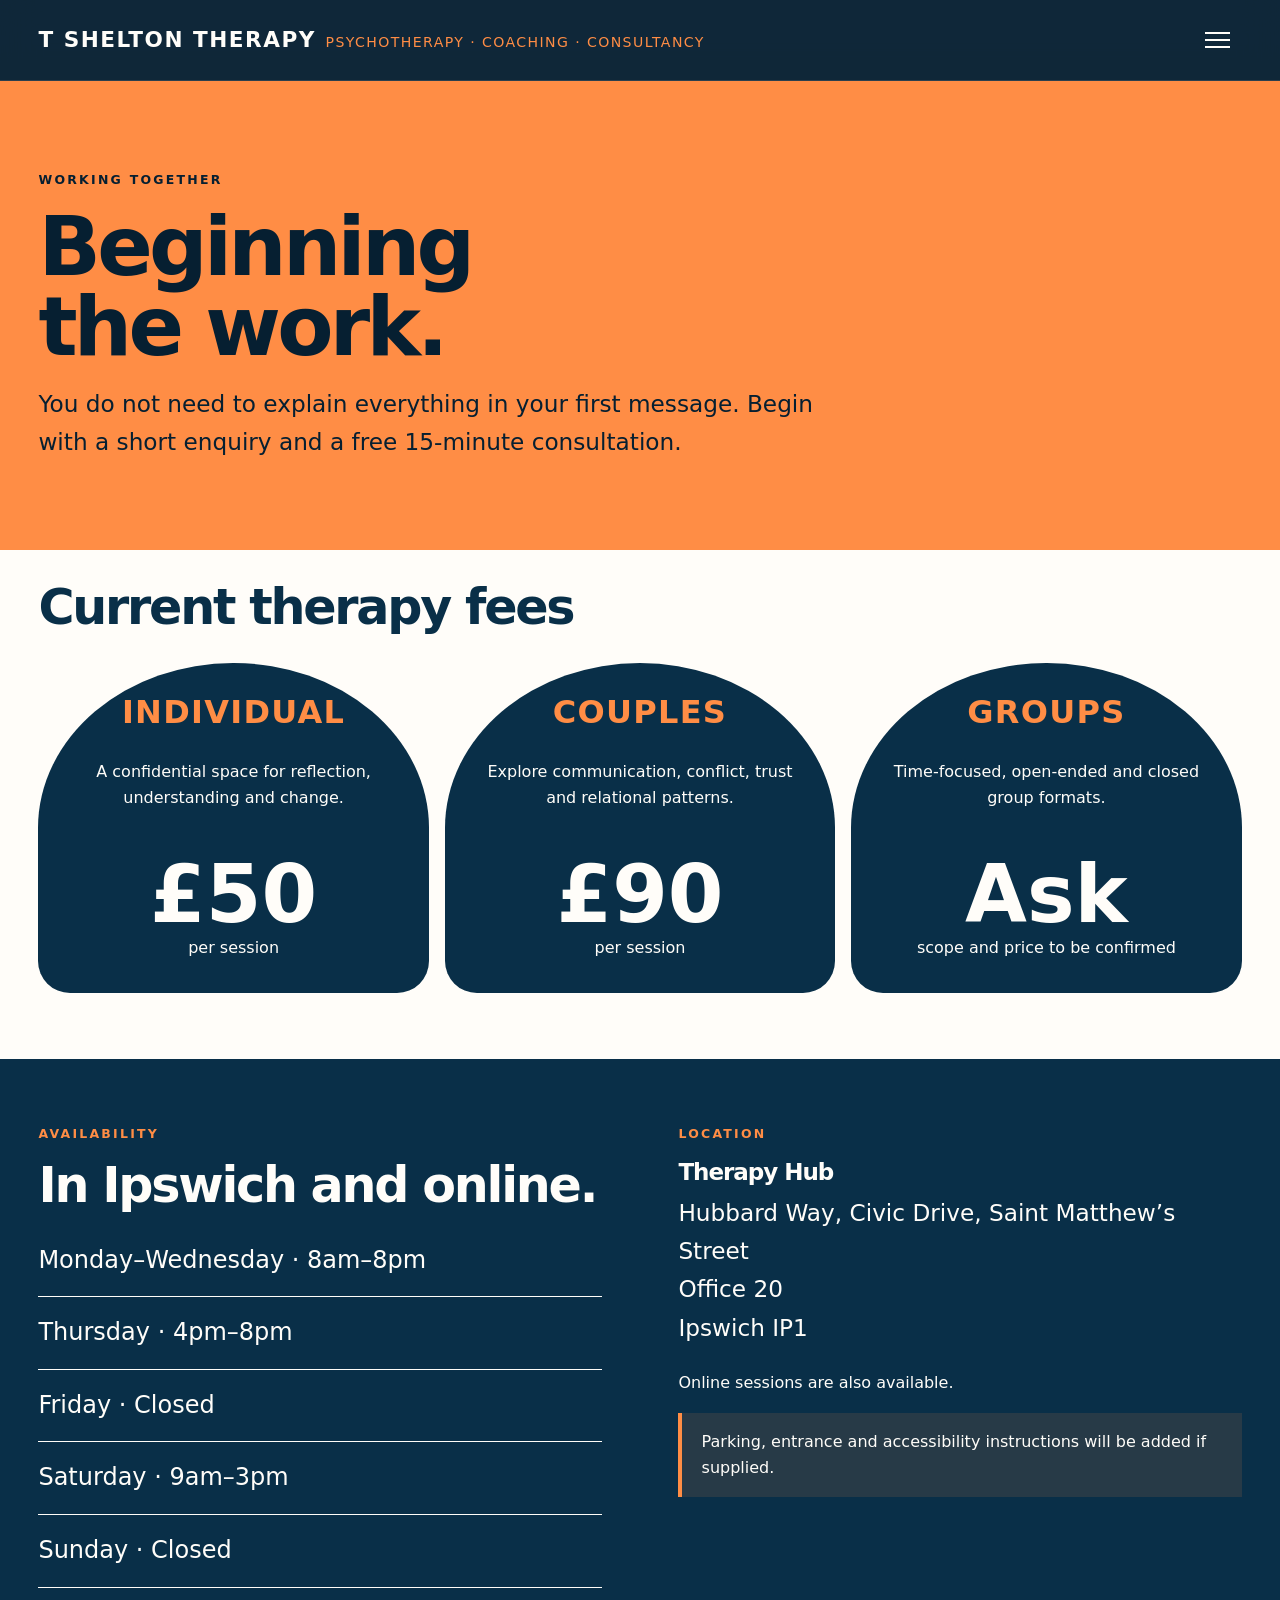
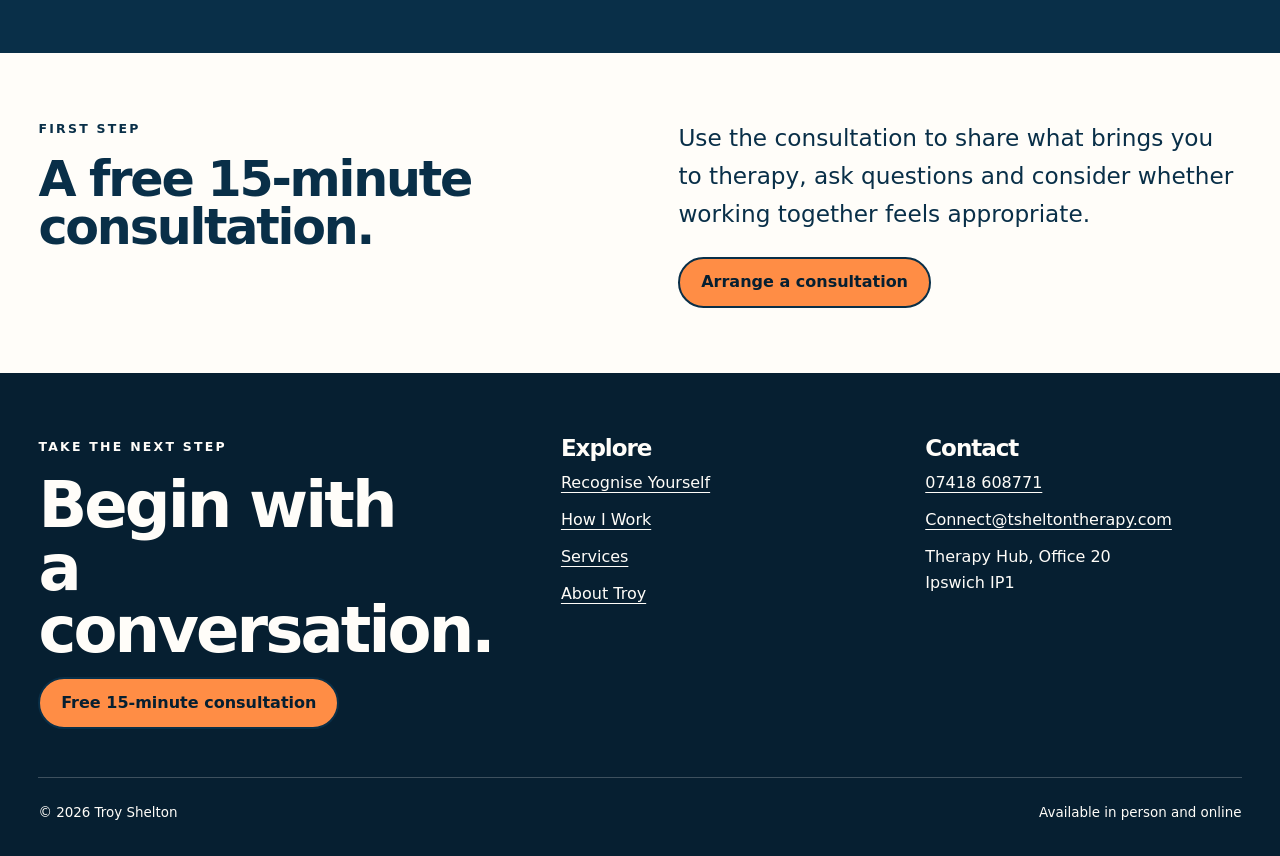
<file: working-together.html>
<!doctype html>
<html lang="en-GB">
<head>
  <meta charset="utf-8"><meta name="viewport" content="width=device-width, initial-scale=1">
  <meta name="description" content="Session options, current therapy fees, availability and location for Troy Shelton.">
  <title>Working Together | Troy Shelton</title>
  <link rel="stylesheet" href="assets/styles.css?v=20260722"><script src="assets/site.js" defer></script>
</head>
<body data-page="together">
  <header data-site-header></header>
  <main id="main">
    <section class="page-hero page-hero--orange"><div class="shell"><p class="eyebrow">Working together</p><h1>Beginning the work.</h1><p class="lede">You do not need to explain everything in your first message. Begin with a short enquiry and a free 15-minute consultation.</p></div></section>
    <section class="section section--white fees-section"><div class="shell"><h2 class="fees-title">Current therapy fees</h2><div class="grid-3">
      <article class="price-card reveal"><div><h3>Individual</h3><p>A confidential space for reflection, understanding and change.</p></div><div><div class="price">£50</div><span>per session</span></div></article>
      <article class="price-card reveal"><div><h3>Couples</h3><p>Explore communication, conflict, trust and relational patterns.</p></div><div><div class="price">£90</div><span>per session</span></div></article>
      <article class="price-card reveal"><div><h3>Groups</h3><p>Time-focused, open-ended and closed group formats.</p></div><div><div class="price">Ask</div><span>scope and price to be confirmed</span></div></article>
    </div></div></section>
    <section class="section section--ink"><div class="shell grid-2"><div class="reveal"><p class="eyebrow accent">Availability</p><h2>In Ipswich and online.</h2><ul class="kicker-list"><li>Monday–Wednesday · 8am–8pm</li><li>Thursday · 4pm–8pm</li><li>Friday · Closed</li><li>Saturday · 9am–3pm</li><li>Sunday · Closed</li></ul></div><div class="reveal"><p class="eyebrow accent">Location</p><h3>Therapy Hub</h3><p class="lede">Hubbard Way, Civic Drive, Saint Matthew’s Street<br>Office 20<br>Ipswich IP1</p><p>Online sessions are also available.</p><p class="notice">Parking, entrance and accessibility instructions will be added if supplied.</p></div></div></section>
    <section class="section section--white"><div class="shell grid-2 reveal"><div><p class="eyebrow">First step</p><h2>A free 15-minute consultation.</h2></div><div><p class="lede">Use the consultation to share what brings you to therapy, ask questions and consider whether working together feels appropriate.</p><a class="button" href="contact.html">Arrange a consultation</a></div></div></section>
  </main>
  <div data-site-footer></div>
</body>
</html>
</file>
<file: assets/styles.css>
:root {
  --ink: #092f48;
  --ink-deep: #061f31;
  --charcoal: #292929;
  --paper: #f4f0e9;
  --white: #fffdf9;
  --orange: #ff8d45;
  --orange-deep: #dd6325;
  --taupe: #9b8272;
  --lilac: #c4b3c2;
  --line: rgba(9, 47, 72, 0.22);
  --shadow: 0 22px 60px rgba(5, 31, 49, 0.14);
  --radius: 1.5rem;
  --max: 1800px;
  --section-scale: 0.64;
}

* { box-sizing: border-box; }
html { scroll-behavior: smooth; }
body {
  margin: 0;
  padding-top: 5rem;
  background: var(--paper);
  color: var(--ink);
  font-family: Inter, ui-sans-serif, system-ui, -apple-system, BlinkMacSystemFont, "Segoe UI", sans-serif;
  font-size: 1rem;
  line-height: 1.65;
}
body.menu-open { overflow: hidden; }
img { display: block; max-width: 100%; }
a { color: inherit; }
button, input, select, textarea { font: inherit; }
button, a { -webkit-tap-highlight-color: transparent; }
:focus-visible { outline: 3px solid var(--orange); outline-offset: 4px; }
.skip-link {
  position: fixed;
  left: 1rem;
  top: -5rem;
  z-index: 1000;
  padding: .75rem 1rem;
  background: var(--white);
  color: var(--ink);
  border-radius: .5rem;
}
.skip-link:focus { top: 1rem; }
.shell { width: min(calc(100% - clamp(2rem, 6vw, 8rem)), var(--max)); margin-inline: auto; }
.section { padding: calc(clamp(4rem, 8vw, 8rem) * var(--section-scale)) 0; }
.section--tight { padding: calc(clamp(2.5rem, 5vw, 4.5rem) * var(--section-scale)) 0; }
.section--ink { background: var(--ink); color: var(--white); }
.section--charcoal { background: var(--charcoal); color: var(--white); }
.section--orange { background: var(--orange); color: var(--ink-deep); }
.section--white { background: var(--white); }
.eyebrow {
  margin: 0 0 1rem;
  font-size: .78rem;
  font-weight: 800;
  letter-spacing: .18em;
  text-transform: uppercase;
}
h1, h2, h3, p { margin-top: 0; }
h1, h2, h3 {
  font-weight: 780;
  line-height: .98;
  letter-spacing: -.045em;
  text-wrap: balance;
}
h1 { font-size: calc(clamp(3.5rem, 10vw, 8.7rem) * var(--section-scale)); margin-bottom: calc(1.75rem * var(--section-scale)); }
h2 { font-size: calc(clamp(2.5rem, 6vw, 5.5rem) * var(--section-scale)); margin-bottom: calc(1.5rem * var(--section-scale)); }
h3 { font-size: calc(clamp(1.45rem, 3vw, 2.25rem) * var(--section-scale)); margin-bottom: calc(1rem * var(--section-scale)); }
.lede { max-width: 66ch; font-size: clamp(1.15rem, 2vw, 1.45rem); }
.display-line { display: block; }
.accent { color: var(--orange); }
.muted { opacity: .72; }
.max-copy { max-width: 72ch; }
.rule { height: 1px; background: currentColor; opacity: .24; margin: 2.5rem 0; }
.button-row { display: flex; flex-wrap: wrap; gap: .8rem; margin-top: 2rem; }
.button {
  display: inline-flex;
  align-items: center;
  justify-content: center;
  min-height: 3.2rem;
  padding: .85rem 1.3rem;
  border: 2px solid var(--ink);
  border-radius: 999px;
  background: var(--orange);
  color: var(--ink-deep);
  font-weight: 800;
  line-height: 1.1;
  text-decoration: none;
  cursor: pointer;
  transition: transform .18s ease, background .18s ease, color .18s ease;
}
.button:hover { transform: translateY(-2px); background: #ffa36b; }
.button--light { border-color: var(--white); background: var(--white); color: var(--ink); }
.button--ghost { background: transparent; color: currentColor; border-color: currentColor; }
.site-header {
  position: fixed;
  top: 0;
  left: 0;
  right: 0;
  z-index: 100;
  border-bottom: 1px solid rgba(255,255,255,.12);
  background: rgba(6,31,49,.96);
  color: var(--white);
  backdrop-filter: blur(18px);
  transition: background-color .22s ease, border-color .22s ease;
}
body.is-scrolled .site-header {
  border-bottom-color: rgba(255,255,255,.09);
  background: rgba(6,31,49,.86);
}
.nav-wrap { min-height: 5rem; display: flex; flex-wrap: nowrap; align-items: center; justify-content: space-between; gap: 1rem; }
.brand { display: inline-flex; flex-shrink: 0; align-items: baseline; gap: .6rem; white-space: nowrap; text-decoration: none; }
.brand strong { display: inline-block; font-size: clamp(1.35rem, 1.5vw, 1.8rem); letter-spacing: .07em; text-transform: uppercase; transform-origin: right center; transition: transform .18s ease; }
.brand strong:hover { transform: scale(1.08); }
.brand span { color: var(--orange); font-size: clamp(.88rem, .95vw, 1.05rem); letter-spacing: .1em; text-transform: uppercase; }
.nav-toggle { display: none; border: 0; background: transparent; color: inherit; padding: .7rem; cursor: pointer; }
.nav-toggle span { display: block; width: 1.6rem; height: 2px; margin: .33rem 0; background: currentColor; }
.site-nav { display: flex; flex-wrap: nowrap; align-items: center; gap: .2rem; }
.site-nav a { padding: .65rem .72rem; border-radius: 999px; font-size: .86rem; font-weight: 700; white-space: nowrap; text-decoration: none; }
.site-nav a:hover, .site-nav a[aria-current="page"] { background: rgba(255,255,255,.11); color: var(--orange); }
.site-nav .nav-cta { margin-left: .4rem; background: var(--orange); color: var(--ink-deep); }
.hero {
  min-height: calc((100vh - 5rem) * var(--section-scale));
  display: grid;
  align-items: stretch;
  background: var(--ink-deep);
  color: var(--white);
  overflow: hidden;
}
.hero-grid { display: grid; grid-template-columns: minmax(0, 1.15fr) minmax(320px, .85fr); }
.hero-copy { align-self: center; padding: calc(clamp(4rem, 9vw, 8rem) * var(--section-scale)) max(clamp(1rem, 3vw, 4rem), calc((100vw - var(--max))/2)); padding-right: calc(clamp(2rem, 5vw, 6rem) * var(--section-scale)); }
.hero-copy h1 { max-width: 9ch; }
.hero-copy .lede { max-width: 52ch; }
.hero-media { position: relative; min-height: calc(680px * var(--section-scale)); background: linear-gradient(145deg, var(--charcoal), #5d5d5d); overflow: hidden; }
.hero-media::before { content: ""; position: absolute; inset: 9% -22% auto 6%; height: 68%; background: var(--orange); transform: rotate(-8deg); border-radius: 2rem; }
.media-slot { position: relative; aspect-ratio: var(--media-ratio, 4 / 5); min-height: 0; overflow: hidden; background: linear-gradient(145deg, #d4d0cd, #8c817d); }
.media-slot img { position: absolute; inset: 0; width: 100%; height: 100%; object-fit: var(--media-fit, cover); object-position: var(--media-position, 50% 25%); transform: translate(var(--media-offset-x, 0), var(--media-offset-y, 0)) scale(var(--media-scale, 1)); transform-origin: var(--media-transform-origin, center); z-index: 2; }
.media-slot--home-hero { --media-fit: contain; --media-position: 50% 100%; --media-scale: 1; --media-offset-x: -4%; --media-offset-y: 0; --media-transform-origin: center bottom; }
.media-slot--home-hero img { inset: auto 0 0; width: 100%; height: auto; }
.media-slot--home-session { --media-position: 50% 18%; }
.media-slot--about-closeup { --media-position: 52% 18%; }
.media-slot--about-profile { --media-fit: contain; --media-position: 0% 100%; --media-scale: .82; --media-offset-x: -10%; --media-transform-origin: center bottom; }
.media-slot--how-standing { --media-fit: contain; --media-position: 50% 100%; }
.media-slot.is-missing img { display: none; }
.media-placeholder { position: absolute; inset: 0; display: grid; place-items: end start; padding: 1.25rem; z-index: 1; color: rgba(255,255,255,.85); font-weight: 800; letter-spacing: .08em; text-transform: uppercase; }
.hero-media .media-slot { position: absolute; inset: 0; min-height: 100%; background: transparent; }
.hero-media .media-placeholder { padding: 2rem; }
.grid-2 { display: grid; grid-template-columns: repeat(2, minmax(0, 1fr)); gap: clamp(2rem, 6vw, 6rem); align-items: start; }
.grid-3 { display: grid; grid-template-columns: repeat(3, minmax(0, 1fr)); gap: 1rem; }
.grid-4 { display: grid; grid-template-columns: repeat(4, minmax(0, 1fr)); gap: 1rem; }
.cards { display: grid; grid-template-columns: repeat(2, minmax(0, 1fr)); gap: 1rem; }
.card { min-height: 250px; padding: clamp(1.4rem, 3vw, 2.3rem); border: 1px solid var(--line); border-radius: var(--radius); background: var(--white); }
.section--ink .card, .section--charcoal .card { background: rgba(255,255,255,.06); border-color: rgba(255,255,255,.2); }
.card-index { display: block; margin-bottom: 3rem; font-size: .75rem; font-weight: 800; letter-spacing: .14em; text-transform: uppercase; opacity: .65; }
.quote-block { border-left: 6px solid var(--orange); padding-left: clamp(1.5rem, 4vw, 3rem); }
.quote-block p { font-size: clamp(1.6rem, 4vw, 3.4rem); line-height: 1.12; letter-spacing: -.035em; }
.stats { display: grid; grid-template-columns: repeat(4, 1fr); border: 1px solid currentColor; border-radius: var(--radius); overflow: hidden; }
.stat { padding: 1.5rem; border-right: 1px solid currentColor; }
.stat:last-child { border-right: 0; }
.stat strong { display: block; font-size: clamp(1.7rem, 4vw, 3rem); line-height: 1; margin-bottom: .6rem; }
.page-hero { padding: calc(clamp(5rem, 11vw, 10rem) * var(--section-scale)) 0 calc(clamp(4rem, 8vw, 7rem) * var(--section-scale)); background: var(--ink-deep); color: var(--white); overflow: hidden; }
.page-hero h1 { max-width: 12ch; }
.page-hero .lede { max-width: 54ch; }
.page-hero--orange { background: var(--orange); color: var(--ink-deep); }
.kicker-list { list-style: none; padding: 0; margin: 0; }
.kicker-list li { padding: 1rem 0; border-bottom: 1px solid currentColor; font-size: clamp(1.15rem, 2.2vw, 1.5rem); }
.split-feature { display: grid; grid-template-columns: .9fr 1.1fr; gap: clamp(2rem, 6vw, 6rem); align-items: stretch; }
.split-feature .media-slot { border-radius: var(--radius); }
.service-list { display: grid; gap: 0; border-top: 1px solid currentColor; }
.service-row { display: grid; grid-template-columns: minmax(190px,.45fr) 1fr; gap: 2rem; padding: 2.2rem 0; border-bottom: 1px solid currentColor; }
.service-row p:last-child { margin-bottom: 0; }
.tag { display: inline-flex; padding: .35rem .65rem; border: 1px solid currentColor; border-radius: 999px; font-size: .75rem; font-weight: 800; letter-spacing: .08em; text-transform: uppercase; }
.service-row .tag { margin-bottom: .9rem; }
.fees-section { padding-top: calc(clamp(2rem, 4vw, 3.5rem) * var(--section-scale)); }
.fees-title { margin-bottom: 2rem; }
.price-card { display: flex; flex-direction: column; justify-content: space-between; min-height: 330px; padding: 2rem; border-radius: 50% 50% 2rem 2rem; background: var(--ink); color: var(--white); text-align: center; }
.price-card h3 { margin-bottom: 1.75rem; color: var(--orange); font-size: clamp(1.5rem, 2.5vw, 2rem); line-height: 1.1; letter-spacing: .04em; text-transform: uppercase; }
.price { font-size: clamp(3rem, 7vw, 5rem); line-height: 1; font-weight: 800; }
.notice { padding: 1rem 1.2rem; border-left: 4px solid var(--orange); background: rgba(255,141,69,.12); }
.contact-grid { display: grid; grid-template-columns: 1.28fr .72fr; gap: clamp(2rem, 7vw, 7rem); align-items: start; }
.contact-list { list-style: none; padding: 0; margin: 2rem 0; }
.contact-list li { padding: .9rem 0; border-bottom: 1px solid var(--line); }
.contact-list a { font-weight: 800; text-decoration-thickness: 2px; text-underline-offset: .2em; }
.map-view { margin-top: 2rem; }
.map-view iframe {
  display: block;
  width: 100%;
  min-height: 360px;
  border: 0;
  border-radius: var(--radius);
  background: #d4d0cd;
  box-shadow: var(--shadow);
}
.map-view a { display: inline-block; margin-top: .8rem; font-weight: 800; text-underline-offset: .25em; }
.form-card { padding: clamp(1.5rem, 4vw, 3rem); border-radius: var(--radius); background: var(--white); box-shadow: var(--shadow); }
.field-grid { display: grid; grid-template-columns: repeat(2, minmax(0,1fr)); gap: 1rem; }
.field { margin-bottom: 1.1rem; }
.field label, .field legend { display: block; margin-bottom: .45rem; font-weight: 800; }
.field input, .field select, .field textarea {
  width: 100%;
  min-height: 3.25rem;
  padding: .8rem .9rem;
  border: 2px solid rgba(9,47,72,.3);
  border-radius: .75rem;
  background: #fff;
  color: var(--ink);
}
.field textarea { min-height: 145px; resize: vertical; }
.field input:focus, .field select:focus, .field textarea:focus { border-color: var(--orange-deep); outline: 3px solid rgba(255,141,69,.3); }
.check-row { display: grid; grid-template-columns: auto 1fr; gap: .7rem; align-items: start; }
.check-row input { width: 1.2rem; height: 1.2rem; margin-top: .15rem; accent-color: var(--orange-deep); }
.form-status { min-height: 1.7rem; margin: 1rem 0 0; font-weight: 700; }
.form-status[data-state="error"] { color: #a02d10; }
.form-status[data-state="success"] { color: #17633b; }
.honeypot { position: absolute !important; left: -10000px !important; width: 1px !important; height: 1px !important; overflow: hidden !important; }
.site-footer { background: var(--ink-deep); color: var(--white); padding: 4rem 0 2rem; }
.footer-grid { display: grid; grid-template-columns: 1.2fr .8fr .8fr; gap: 3rem; }
.footer-grid h2 { max-width: 8ch; font-size: clamp(2.5rem, 5vw, 4.8rem); }
.footer-links { list-style: none; padding: 0; margin: 0; }
.footer-links li { margin-bottom: .65rem; }
.footer-links a { text-underline-offset: .25em; }
.footer-bottom { display: flex; justify-content: space-between; gap: 1rem; margin-top: 3rem; padding-top: 1.5rem; border-top: 1px solid rgba(255,255,255,.22); font-size: .84rem; }
.reveal { opacity: 0; transform: translateY(18px); transition: opacity .55s ease, transform .55s ease; }
.reveal.is-visible { opacity: 1; transform: none; }
@media (prefers-reduced-motion: reduce) {
  html { scroll-behavior: auto; }
  *, *::before, *::after { animation-duration: .01ms !important; transition-duration: .01ms !important; }
  .reveal { opacity: 1; transform: none; }
}
@media (max-width: 1280px) {
  .nav-toggle { display: block; }
  .site-nav {
    position: fixed;
    inset: 5rem 0 auto;
    display: none;
    flex-direction: column;
    align-items: stretch;
    padding: 1.2rem;
    background: var(--ink-deep);
    border-top: 1px solid rgba(255,255,255,.15);
  }
  .site-nav.is-open { display: flex; }
  .site-nav a { padding: .9rem 1rem; }
  .site-nav .nav-cta { margin: .5rem 0 0; text-align: center; }
}
@media (max-width: 980px) {
  .hero-grid, .split-feature, .contact-grid { grid-template-columns: 1fr; }
  .hero-copy { padding-inline: clamp(1rem, 3vw, 4rem); }
  .hero-media { min-height: 560px; }
  .split-feature .media-slot { width: min(100%, 600px); justify-self: center; }
  .grid-4 { grid-template-columns: repeat(2, 1fr); }
  .footer-grid { grid-template-columns: 1fr 1fr; }
  .footer-grid > :first-child { grid-column: 1 / -1; }
}
@media (max-width: 680px) {
  h1 { font-size: clamp(3.1rem, 17vw, 5.4rem); }
  .brand span { display: none; }
  .grid-2, .grid-3, .grid-4, .cards, .stats, .field-grid { grid-template-columns: 1fr; }
  .stats { border: 0; gap: .7rem; }
  .stat { border: 1px solid currentColor; border-radius: 1rem; }
  .service-row { grid-template-columns: 1fr; gap: .8rem; }
  .service-row .tag { margin-bottom: 1.05rem; }
  .footer-grid { grid-template-columns: 1fr; }
  .footer-grid > :first-child { grid-column: auto; }
  .footer-bottom { flex-direction: column; }
}
</file>
